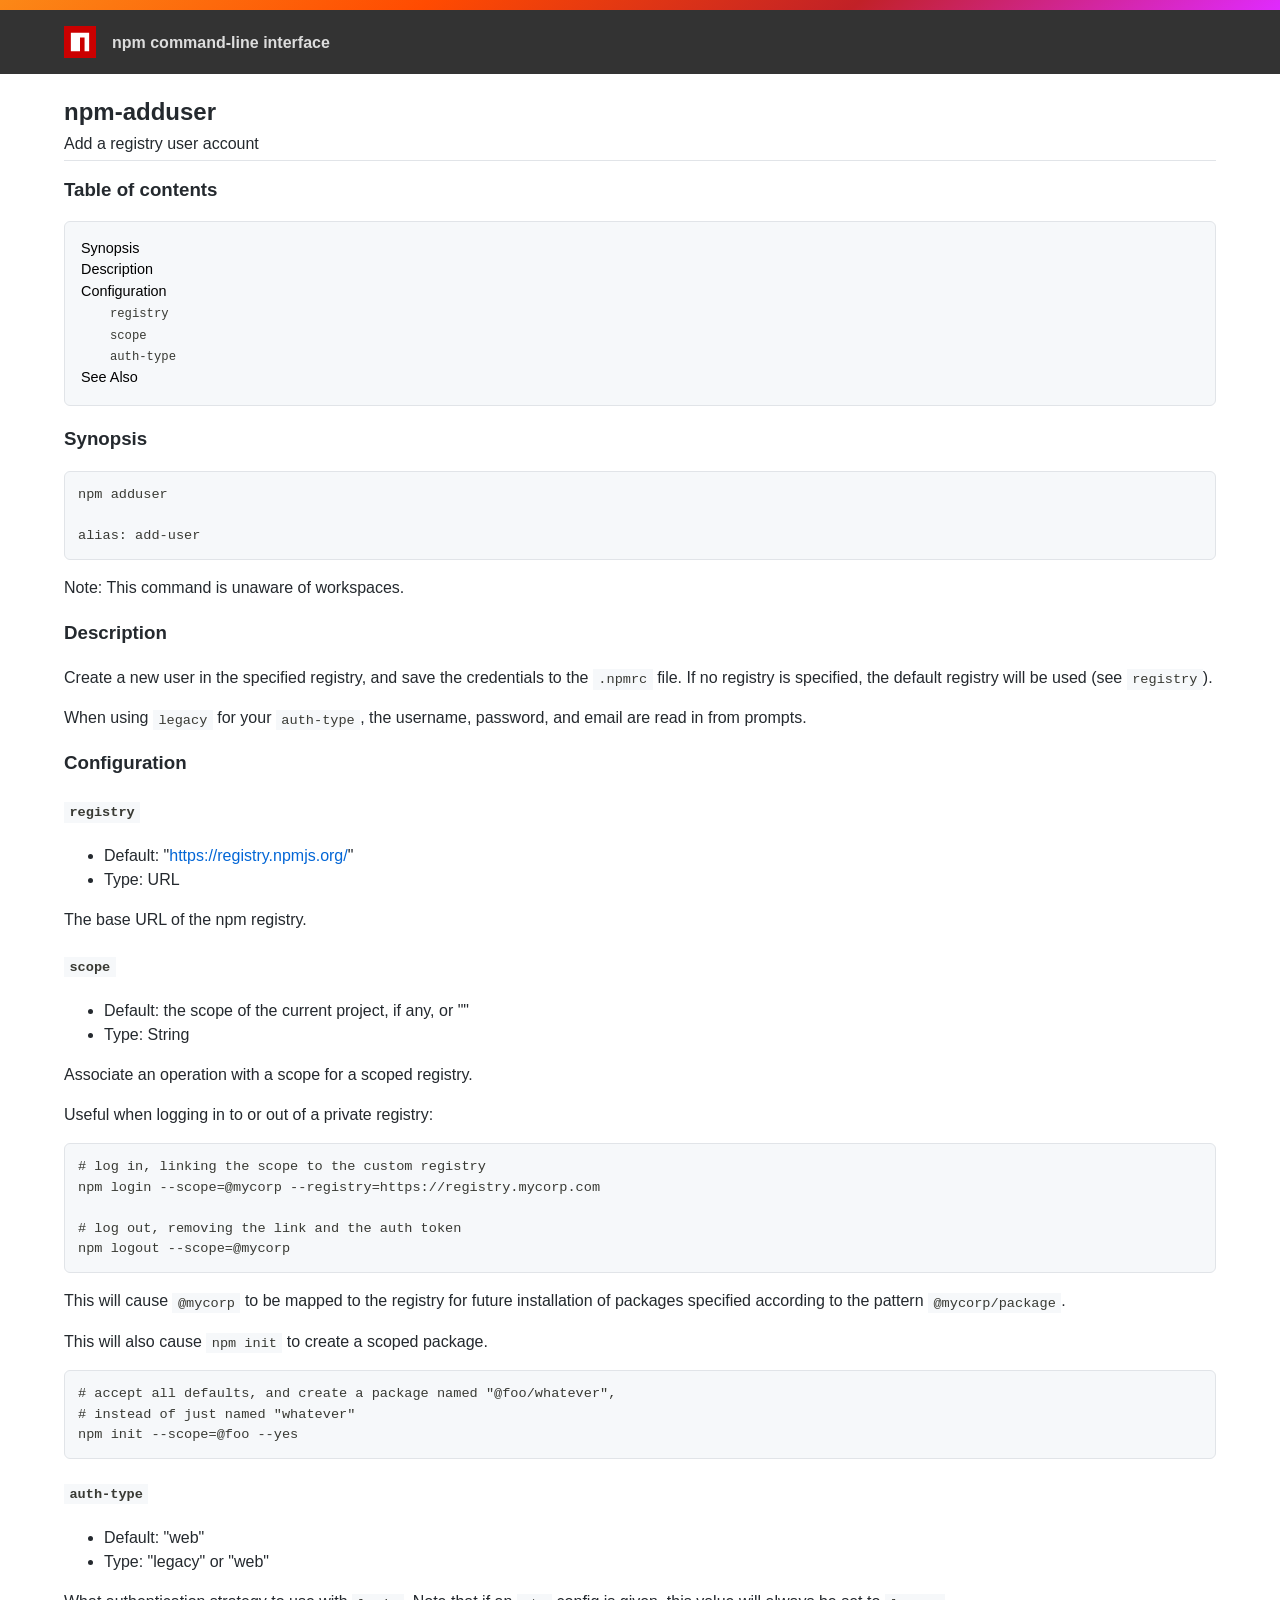
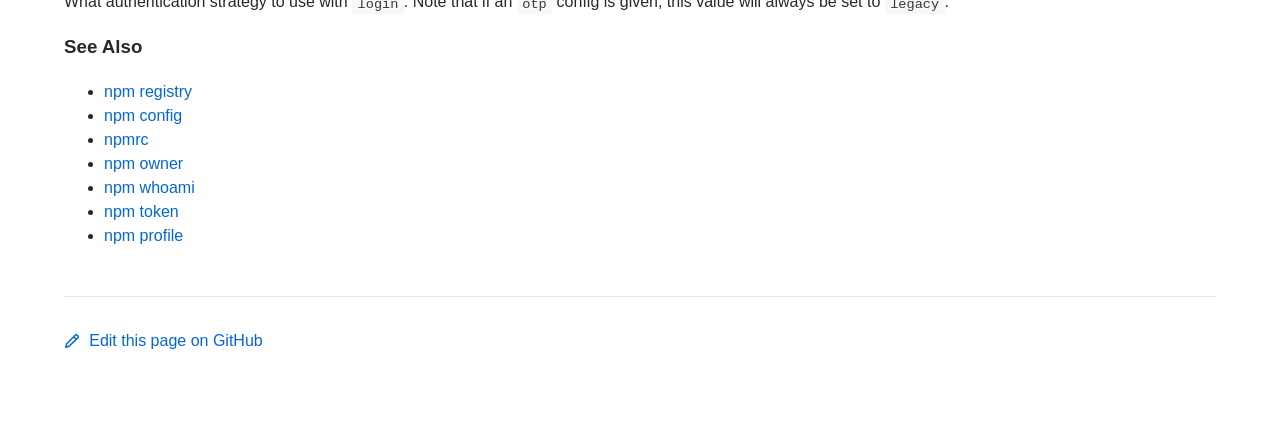
<file: workspace/node-v20.12.2-linux-x64/lib/node_modules/npm/docs/output/commands/npm-adduser.html>
<!DOCTYPE html><html><head>
<meta charset="utf-8">
<title>npm-adduser</title>
<style>
body {
    background-color: #ffffff;
    color: #24292e;

    margin: 0;

    line-height: 1.5;

    font-family: -apple-system, BlinkMacSystemFont, "Segoe UI", Helvetica, Arial, sans-serif, "Apple Color Emoji", "Segoe UI Emoji";
}
#rainbar {
    height: 10px;
    background-image: linear-gradient(139deg, #fb8817, #ff4b01, #c12127, #e02aff);
}

a {
    text-decoration: none;
    color: #0366d6;
}
a:hover {
    text-decoration: underline;
}

pre {
    margin: 1em 0px;
    padding: 1em;
    border: solid 1px #e1e4e8;
    border-radius: 6px;

    display: block;
    overflow: auto;

    white-space: pre;

    background-color: #f6f8fa;
    color: #393a34;
}
code {
    font-family: SFMono-Regular, Consolas, "Liberation Mono", Menlo, Courier, monospace;
    font-size: 85%;
    padding: 0.2em 0.4em;
    background-color: #f6f8fa;
    color: #393a34;
}
pre > code {
    padding: 0;
    background-color: inherit;
    color: inherit;
}
h1, h2, h3 {
    font-weight: 600;
}

#logobar {
    background-color: #333333;
    margin: 0 auto;
    padding: 1em 4em;
}
#logobar .logo {
    float: left;
}
#logobar .title {
    font-weight: 600;
    color: #dddddd;
    float: left;
    margin: 5px 0 0 1em;
}
#logobar:after {
    content: "";
    display: block;
    clear: both;
}

#content {
    margin: 0 auto;
    padding: 0 4em;
}

#table_of_contents > h2 {
    font-size: 1.17em;
}
#table_of_contents ul:first-child {
    border: solid 1px #e1e4e8;
    border-radius: 6px;
    padding: 1em;
    background-color: #f6f8fa;
    color: #393a34;
}
#table_of_contents ul {
    list-style-type: none;
    padding-left: 1.5em;
}
#table_of_contents li {
    font-size: 0.9em;
}
#table_of_contents li a {
    color: #000000;
}

header.title {
    border-bottom: solid 1px #e1e4e8;
}
header.title > h1 {
    margin-bottom: 0.25em;
}
header.title > .description {
    display: block;
    margin-bottom: 0.5em;
    line-height: 1;
}

footer#edit {
    border-top: solid 1px #e1e4e8;
    margin: 3em 0 4em 0;
    padding-top: 2em;
}
</style>
</head>
<body>
<div id="banner">
<div id="rainbar"></div>
<div id="logobar">
<svg class="logo" role="img" height="32" width="32" viewBox="0 0 700 700">
<polygon fill="#cb0000" points="0,700 700,700 700,0 0,0"></polygon>
<polygon fill="#ffffff" points="150,550 350,550 350,250 450,250 450,550 550,550 550,150 150,150"></polygon>
</svg>
<div class="title">
npm command-line interface
</div>
</div>
</div>

<section id="content">
<header class="title">
<h1 id="npm-adduser">npm-adduser</h1>
<span class="description">Add a registry user account</span>
</header>

<section id="table_of_contents">
<h2 id="table-of-contents">Table of contents</h2>
<div id="_table_of_contents"><ul><li><a href="#synopsis">Synopsis</a></li><li><a href="#description">Description</a></li><li><a href="#configuration">Configuration</a></li><ul><li><a href="#registry"><code>registry</code></a></li><li><a href="#scope"><code>scope</code></a></li><li><a href="#auth-type"><code>auth-type</code></a></li></ul><li><a href="#see-also">See Also</a></li></ul></div>
</section>

<div id="_content"><h3 id="synopsis">Synopsis</h3>
<pre><code class="language-bash">npm adduser

alias: add-user
</code></pre>
<p>Note: This command is unaware of workspaces.</p>
<h3 id="description">Description</h3>
<p>Create a new user in the specified registry, and save the credentials to
the <code>.npmrc</code> file. If no registry is specified, the default registry
will be used (see <a href="../using-npm/registry.html"><code>registry</code></a>).</p>
<p>When using <code>legacy</code> for your <code>auth-type</code>, the username, password, and
email are read in from prompts.</p>
<h3 id="configuration">Configuration</h3>
<h4 id="registry"><code>registry</code></h4>
<ul>
<li>Default: "<a href="https://registry.npmjs.org/">https://registry.npmjs.org/</a>"</li>
<li>Type: URL</li>
</ul>
<p>The base URL of the npm registry.</p>
<h4 id="scope"><code>scope</code></h4>
<ul>
<li>Default: the scope of the current project, if any, or ""</li>
<li>Type: String</li>
</ul>
<p>Associate an operation with a scope for a scoped registry.</p>
<p>Useful when logging in to or out of a private registry:</p>
<pre><code># log in, linking the scope to the custom registry
npm login --scope=@mycorp --registry=https://registry.mycorp.com

# log out, removing the link and the auth token
npm logout --scope=@mycorp
</code></pre>
<p>This will cause <code>@mycorp</code> to be mapped to the registry for future
installation of packages specified according to the pattern
<code>@mycorp/package</code>.</p>
<p>This will also cause <code>npm init</code> to create a scoped package.</p>
<pre><code># accept all defaults, and create a package named "@foo/whatever",
# instead of just named "whatever"
npm init --scope=@foo --yes
</code></pre>
<h4 id="auth-type"><code>auth-type</code></h4>
<ul>
<li>Default: "web"</li>
<li>Type: "legacy" or "web"</li>
</ul>
<p>What authentication strategy to use with <code>login</code>. Note that if an <code>otp</code>
config is given, this value will always be set to <code>legacy</code>.</p>
<h3 id="see-also">See Also</h3>
<ul>
<li><a href="../using-npm/registry.html">npm registry</a></li>
<li><a href="../commands/npm-config.html">npm config</a></li>
<li><a href="../configuring-npm/npmrc.html">npmrc</a></li>
<li><a href="../commands/npm-owner.html">npm owner</a></li>
<li><a href="../commands/npm-whoami.html">npm whoami</a></li>
<li><a href="../commands/npm-token.html">npm token</a></li>
<li><a href="../commands/npm-profile.html">npm profile</a></li>
</ul></div>

<footer id="edit">
<a href="https://github.com/npm/cli/edit/latest/docs/content/commands/npm-adduser.md">
<svg role="img" viewBox="0 0 16 16" width="16" height="16" fill="currentcolor" style="vertical-align: text-bottom; margin-right: 0.3em;">
<path fill-rule="evenodd" d="M11.013 1.427a1.75 1.75 0 012.474 0l1.086 1.086a1.75 1.75 0 010 2.474l-8.61 8.61c-.21.21-.47.364-.756.445l-3.251.93a.75.75 0 01-.927-.928l.929-3.25a1.75 1.75 0 01.445-.758l8.61-8.61zm1.414 1.06a.25.25 0 00-.354 0L10.811 3.75l1.439 1.44 1.263-1.263a.25.25 0 000-.354l-1.086-1.086zM11.189 6.25L9.75 4.81l-6.286 6.287a.25.25 0 00-.064.108l-.558 1.953 1.953-.558a.249.249 0 00.108-.064l6.286-6.286z"></path>
</svg>
Edit this page on GitHub
</a>
</footer>
</section>



</body></html>
</file>
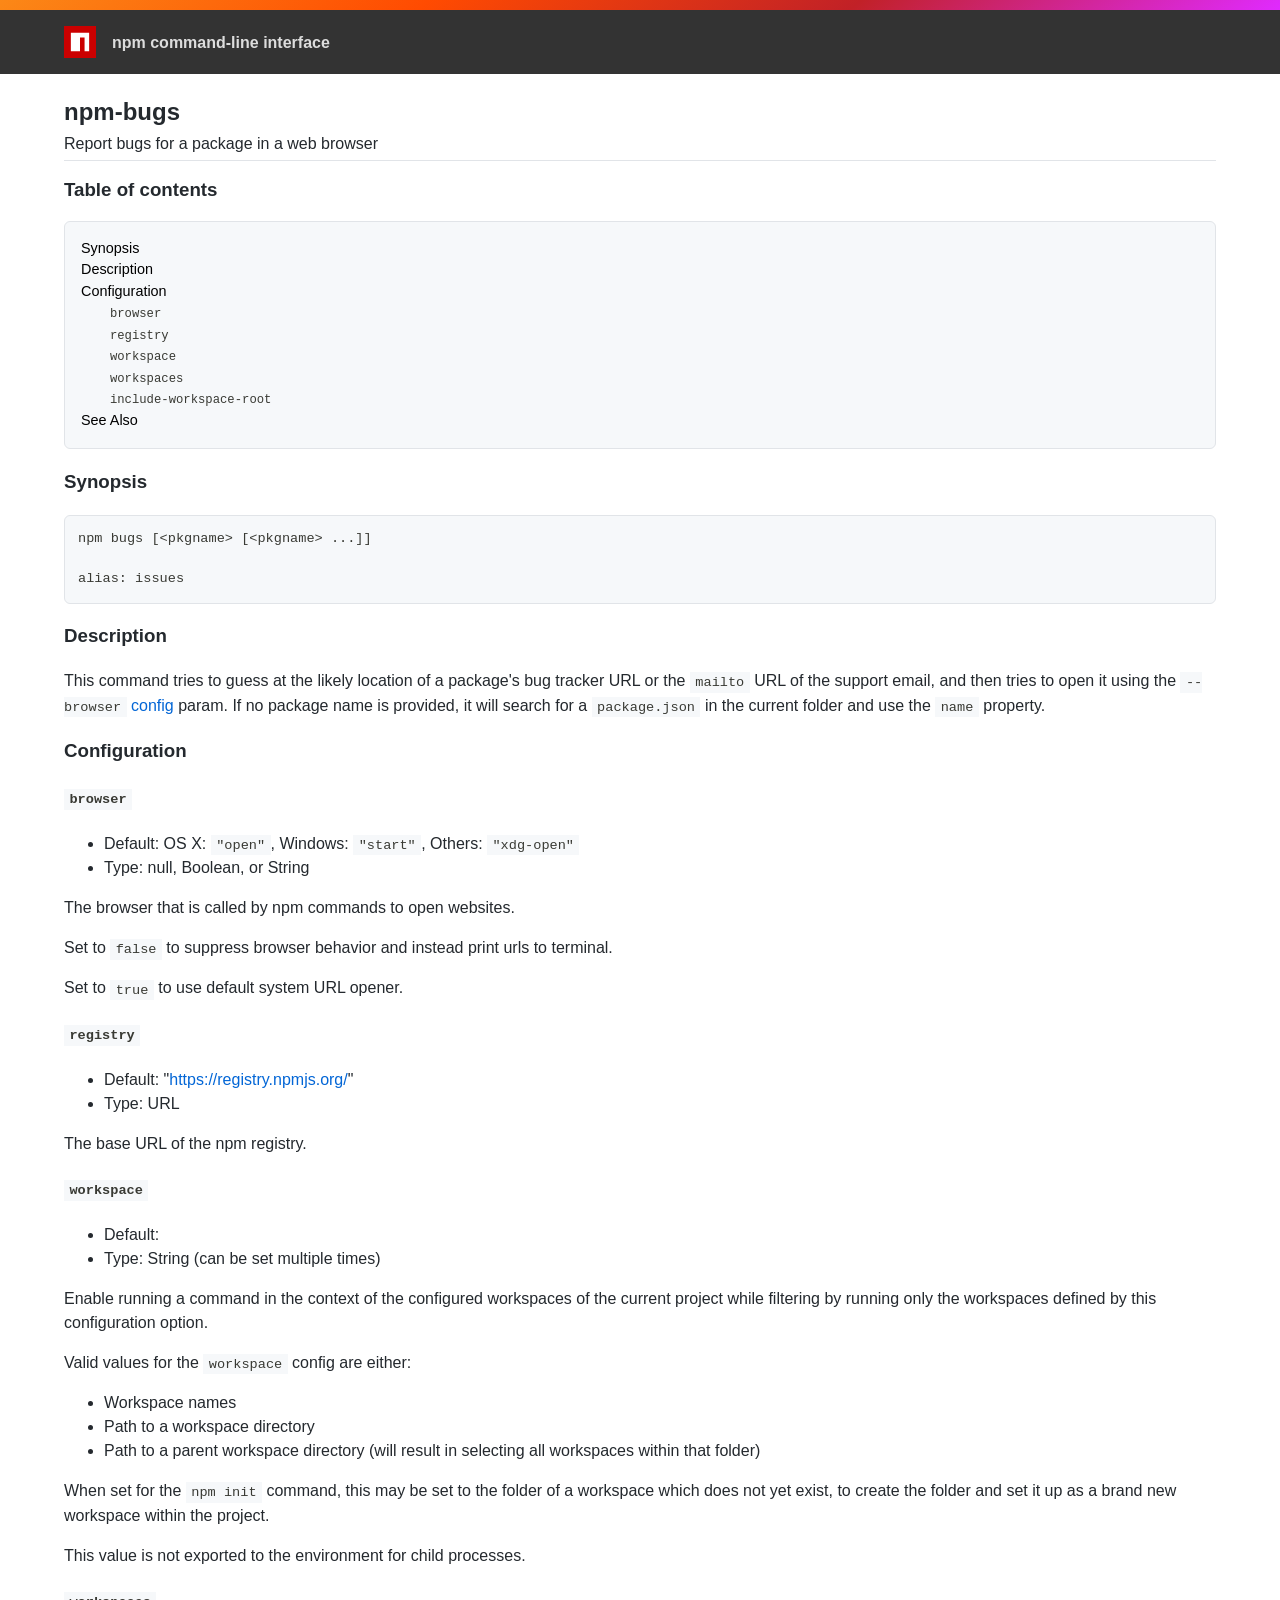
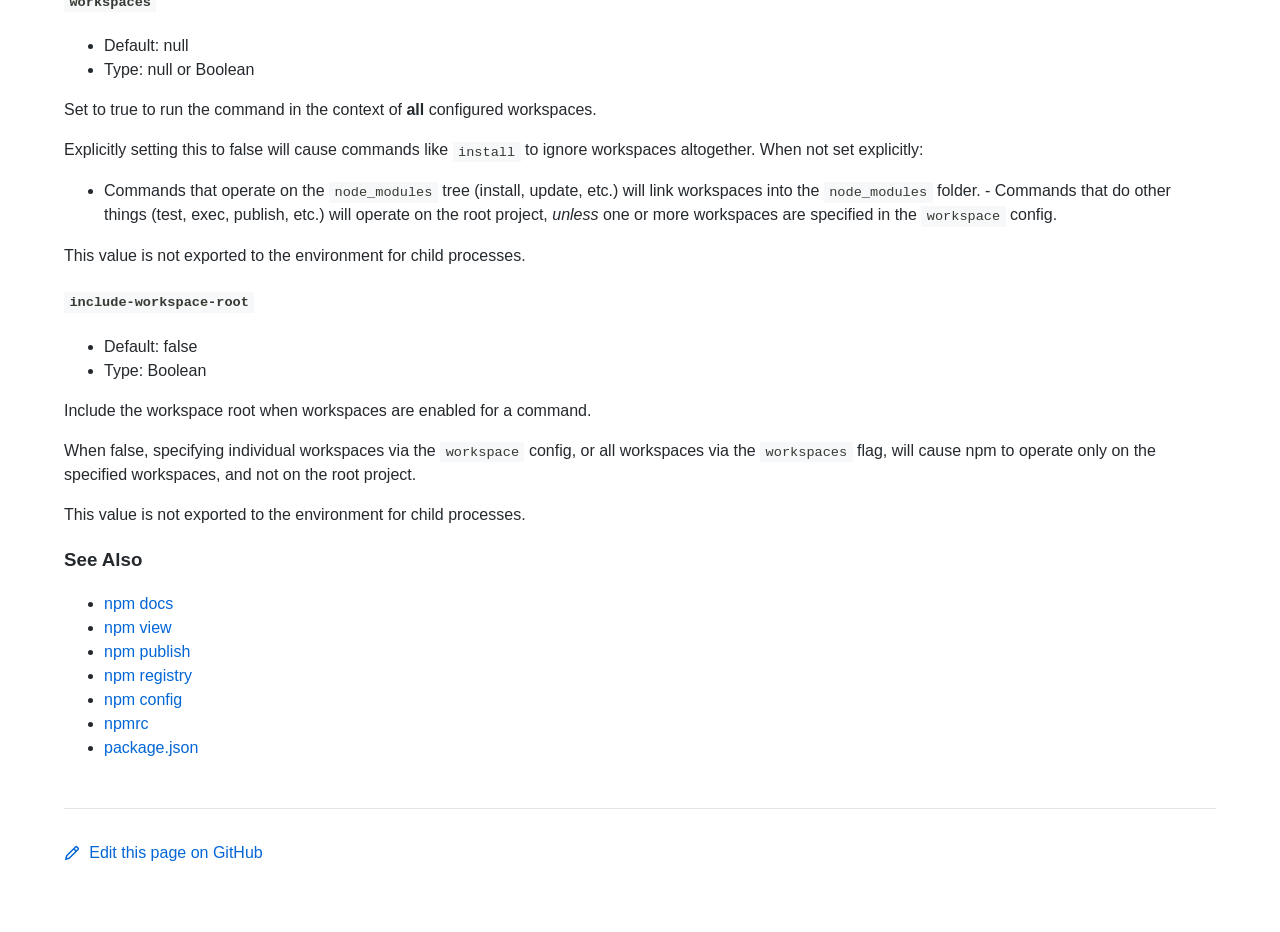
<file: workspace/node-v20.12.2-linux-x64/lib/node_modules/npm/docs/output/commands/npm-bugs.html>
<!DOCTYPE html><html><head>
<meta charset="utf-8">
<title>npm-bugs</title>
<style>
body {
    background-color: #ffffff;
    color: #24292e;

    margin: 0;

    line-height: 1.5;

    font-family: -apple-system, BlinkMacSystemFont, "Segoe UI", Helvetica, Arial, sans-serif, "Apple Color Emoji", "Segoe UI Emoji";
}
#rainbar {
    height: 10px;
    background-image: linear-gradient(139deg, #fb8817, #ff4b01, #c12127, #e02aff);
}

a {
    text-decoration: none;
    color: #0366d6;
}
a:hover {
    text-decoration: underline;
}

pre {
    margin: 1em 0px;
    padding: 1em;
    border: solid 1px #e1e4e8;
    border-radius: 6px;

    display: block;
    overflow: auto;

    white-space: pre;

    background-color: #f6f8fa;
    color: #393a34;
}
code {
    font-family: SFMono-Regular, Consolas, "Liberation Mono", Menlo, Courier, monospace;
    font-size: 85%;
    padding: 0.2em 0.4em;
    background-color: #f6f8fa;
    color: #393a34;
}
pre > code {
    padding: 0;
    background-color: inherit;
    color: inherit;
}
h1, h2, h3 {
    font-weight: 600;
}

#logobar {
    background-color: #333333;
    margin: 0 auto;
    padding: 1em 4em;
}
#logobar .logo {
    float: left;
}
#logobar .title {
    font-weight: 600;
    color: #dddddd;
    float: left;
    margin: 5px 0 0 1em;
}
#logobar:after {
    content: "";
    display: block;
    clear: both;
}

#content {
    margin: 0 auto;
    padding: 0 4em;
}

#table_of_contents > h2 {
    font-size: 1.17em;
}
#table_of_contents ul:first-child {
    border: solid 1px #e1e4e8;
    border-radius: 6px;
    padding: 1em;
    background-color: #f6f8fa;
    color: #393a34;
}
#table_of_contents ul {
    list-style-type: none;
    padding-left: 1.5em;
}
#table_of_contents li {
    font-size: 0.9em;
}
#table_of_contents li a {
    color: #000000;
}

header.title {
    border-bottom: solid 1px #e1e4e8;
}
header.title > h1 {
    margin-bottom: 0.25em;
}
header.title > .description {
    display: block;
    margin-bottom: 0.5em;
    line-height: 1;
}

footer#edit {
    border-top: solid 1px #e1e4e8;
    margin: 3em 0 4em 0;
    padding-top: 2em;
}
</style>
</head>
<body>
<div id="banner">
<div id="rainbar"></div>
<div id="logobar">
<svg class="logo" role="img" height="32" width="32" viewBox="0 0 700 700">
<polygon fill="#cb0000" points="0,700 700,700 700,0 0,0"></polygon>
<polygon fill="#ffffff" points="150,550 350,550 350,250 450,250 450,550 550,550 550,150 150,150"></polygon>
</svg>
<div class="title">
npm command-line interface
</div>
</div>
</div>

<section id="content">
<header class="title">
<h1 id="npm-bugs">npm-bugs</h1>
<span class="description">Report bugs for a package in a web browser</span>
</header>

<section id="table_of_contents">
<h2 id="table-of-contents">Table of contents</h2>
<div id="_table_of_contents"><ul><li><a href="#synopsis">Synopsis</a></li><li><a href="#description">Description</a></li><li><a href="#configuration">Configuration</a></li><ul><li><a href="#browser"><code>browser</code></a></li><li><a href="#registry"><code>registry</code></a></li><li><a href="#workspace"><code>workspace</code></a></li><li><a href="#workspaces"><code>workspaces</code></a></li><li><a href="#include-workspace-root"><code>include-workspace-root</code></a></li></ul><li><a href="#see-also">See Also</a></li></ul></div>
</section>

<div id="_content"><h3 id="synopsis">Synopsis</h3>
<pre><code class="language-bash">npm bugs [&lt;pkgname&gt; [&lt;pkgname&gt; ...]]

alias: issues
</code></pre>
<h3 id="description">Description</h3>
<p>This command tries to guess at the likely location of a package's bug
tracker URL or the <code>mailto</code> URL of the support email, and then tries to
open it using the <a href="../using-npm/config#browser.html"><code>--browser</code> config</a> param. If no
package name is provided, it will search for a <code>package.json</code> in the current
folder and use the <code>name</code> property.</p>
<h3 id="configuration">Configuration</h3>
<h4 id="browser"><code>browser</code></h4>
<ul>
<li>Default: OS X: <code>"open"</code>, Windows: <code>"start"</code>, Others: <code>"xdg-open"</code></li>
<li>Type: null, Boolean, or String</li>
</ul>
<p>The browser that is called by npm commands to open websites.</p>
<p>Set to <code>false</code> to suppress browser behavior and instead print urls to
terminal.</p>
<p>Set to <code>true</code> to use default system URL opener.</p>
<h4 id="registry"><code>registry</code></h4>
<ul>
<li>Default: "<a href="https://registry.npmjs.org/">https://registry.npmjs.org/</a>"</li>
<li>Type: URL</li>
</ul>
<p>The base URL of the npm registry.</p>
<h4 id="workspace"><code>workspace</code></h4>
<ul>
<li>Default:</li>
<li>Type: String (can be set multiple times)</li>
</ul>
<p>Enable running a command in the context of the configured workspaces of the
current project while filtering by running only the workspaces defined by
this configuration option.</p>
<p>Valid values for the <code>workspace</code> config are either:</p>
<ul>
<li>Workspace names</li>
<li>Path to a workspace directory</li>
<li>Path to a parent workspace directory (will result in selecting all
workspaces within that folder)</li>
</ul>
<p>When set for the <code>npm init</code> command, this may be set to the folder of a
workspace which does not yet exist, to create the folder and set it up as a
brand new workspace within the project.</p>
<p>This value is not exported to the environment for child processes.</p>
<h4 id="workspaces"><code>workspaces</code></h4>
<ul>
<li>Default: null</li>
<li>Type: null or Boolean</li>
</ul>
<p>Set to true to run the command in the context of <strong>all</strong> configured
workspaces.</p>
<p>Explicitly setting this to false will cause commands like <code>install</code> to
ignore workspaces altogether. When not set explicitly:</p>
<ul>
<li>Commands that operate on the <code>node_modules</code> tree (install, update, etc.)
will link workspaces into the <code>node_modules</code> folder. - Commands that do
other things (test, exec, publish, etc.) will operate on the root project,
<em>unless</em> one or more workspaces are specified in the <code>workspace</code> config.</li>
</ul>
<p>This value is not exported to the environment for child processes.</p>
<h4 id="include-workspace-root"><code>include-workspace-root</code></h4>
<ul>
<li>Default: false</li>
<li>Type: Boolean</li>
</ul>
<p>Include the workspace root when workspaces are enabled for a command.</p>
<p>When false, specifying individual workspaces via the <code>workspace</code> config, or
all workspaces via the <code>workspaces</code> flag, will cause npm to operate only on
the specified workspaces, and not on the root project.</p>
<p>This value is not exported to the environment for child processes.</p>
<h3 id="see-also">See Also</h3>
<ul>
<li><a href="../commands/npm-docs.html">npm docs</a></li>
<li><a href="../commands/npm-view.html">npm view</a></li>
<li><a href="../commands/npm-publish.html">npm publish</a></li>
<li><a href="../using-npm/registry.html">npm registry</a></li>
<li><a href="../commands/npm-config.html">npm config</a></li>
<li><a href="../configuring-npm/npmrc.html">npmrc</a></li>
<li><a href="../configuring-npm/package-json.html">package.json</a></li>
</ul></div>

<footer id="edit">
<a href="https://github.com/npm/cli/edit/latest/docs/content/commands/npm-bugs.md">
<svg role="img" viewBox="0 0 16 16" width="16" height="16" fill="currentcolor" style="vertical-align: text-bottom; margin-right: 0.3em;">
<path fill-rule="evenodd" d="M11.013 1.427a1.75 1.75 0 012.474 0l1.086 1.086a1.75 1.75 0 010 2.474l-8.61 8.61c-.21.21-.47.364-.756.445l-3.251.93a.75.75 0 01-.927-.928l.929-3.25a1.75 1.75 0 01.445-.758l8.61-8.61zm1.414 1.06a.25.25 0 00-.354 0L10.811 3.75l1.439 1.44 1.263-1.263a.25.25 0 000-.354l-1.086-1.086zM11.189 6.25L9.75 4.81l-6.286 6.287a.25.25 0 00-.064.108l-.558 1.953 1.953-.558a.249.249 0 00.108-.064l6.286-6.286z"></path>
</svg>
Edit this page on GitHub
</a>
</footer>
</section>



</body></html>
</file>
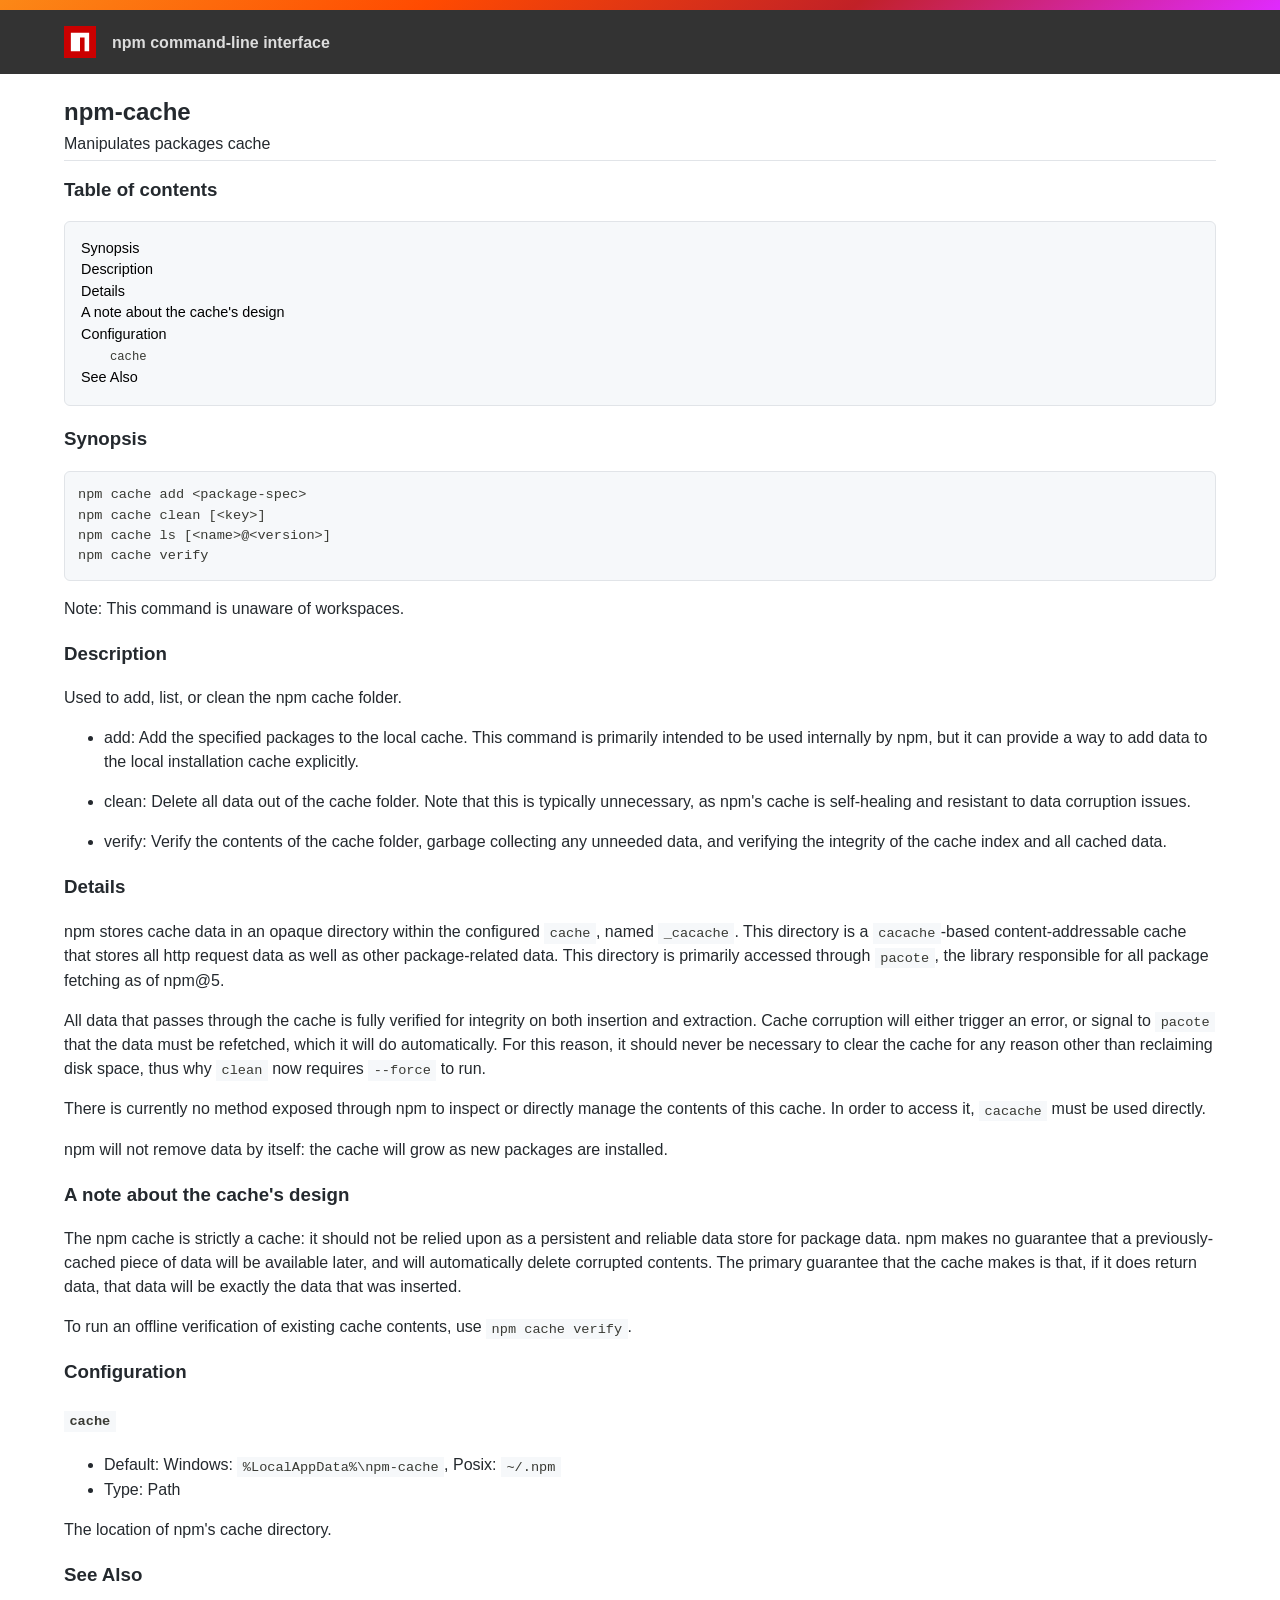
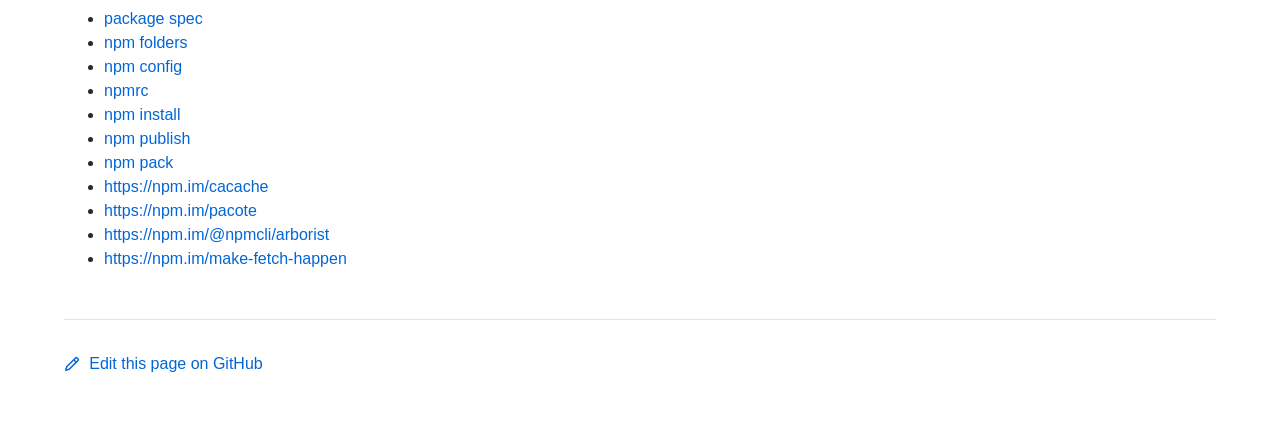
<file: workspace/node-v20.12.2-linux-x64/lib/node_modules/npm/docs/output/commands/npm-cache.html>
<!DOCTYPE html><html><head>
<meta charset="utf-8">
<title>npm-cache</title>
<style>
body {
    background-color: #ffffff;
    color: #24292e;

    margin: 0;

    line-height: 1.5;

    font-family: -apple-system, BlinkMacSystemFont, "Segoe UI", Helvetica, Arial, sans-serif, "Apple Color Emoji", "Segoe UI Emoji";
}
#rainbar {
    height: 10px;
    background-image: linear-gradient(139deg, #fb8817, #ff4b01, #c12127, #e02aff);
}

a {
    text-decoration: none;
    color: #0366d6;
}
a:hover {
    text-decoration: underline;
}

pre {
    margin: 1em 0px;
    padding: 1em;
    border: solid 1px #e1e4e8;
    border-radius: 6px;

    display: block;
    overflow: auto;

    white-space: pre;

    background-color: #f6f8fa;
    color: #393a34;
}
code {
    font-family: SFMono-Regular, Consolas, "Liberation Mono", Menlo, Courier, monospace;
    font-size: 85%;
    padding: 0.2em 0.4em;
    background-color: #f6f8fa;
    color: #393a34;
}
pre > code {
    padding: 0;
    background-color: inherit;
    color: inherit;
}
h1, h2, h3 {
    font-weight: 600;
}

#logobar {
    background-color: #333333;
    margin: 0 auto;
    padding: 1em 4em;
}
#logobar .logo {
    float: left;
}
#logobar .title {
    font-weight: 600;
    color: #dddddd;
    float: left;
    margin: 5px 0 0 1em;
}
#logobar:after {
    content: "";
    display: block;
    clear: both;
}

#content {
    margin: 0 auto;
    padding: 0 4em;
}

#table_of_contents > h2 {
    font-size: 1.17em;
}
#table_of_contents ul:first-child {
    border: solid 1px #e1e4e8;
    border-radius: 6px;
    padding: 1em;
    background-color: #f6f8fa;
    color: #393a34;
}
#table_of_contents ul {
    list-style-type: none;
    padding-left: 1.5em;
}
#table_of_contents li {
    font-size: 0.9em;
}
#table_of_contents li a {
    color: #000000;
}

header.title {
    border-bottom: solid 1px #e1e4e8;
}
header.title > h1 {
    margin-bottom: 0.25em;
}
header.title > .description {
    display: block;
    margin-bottom: 0.5em;
    line-height: 1;
}

footer#edit {
    border-top: solid 1px #e1e4e8;
    margin: 3em 0 4em 0;
    padding-top: 2em;
}
</style>
</head>
<body>
<div id="banner">
<div id="rainbar"></div>
<div id="logobar">
<svg class="logo" role="img" height="32" width="32" viewBox="0 0 700 700">
<polygon fill="#cb0000" points="0,700 700,700 700,0 0,0"></polygon>
<polygon fill="#ffffff" points="150,550 350,550 350,250 450,250 450,550 550,550 550,150 150,150"></polygon>
</svg>
<div class="title">
npm command-line interface
</div>
</div>
</div>

<section id="content">
<header class="title">
<h1 id="npm-cache">npm-cache</h1>
<span class="description">Manipulates packages cache</span>
</header>

<section id="table_of_contents">
<h2 id="table-of-contents">Table of contents</h2>
<div id="_table_of_contents"><ul><li><a href="#synopsis">Synopsis</a></li><li><a href="#description">Description</a></li><li><a href="#details">Details</a></li><li><a href="#a-note-about-the-caches-design">A note about the cache's design</a></li><li><a href="#configuration">Configuration</a></li><ul><li><a href="#cache"><code>cache</code></a></li></ul><li><a href="#see-also">See Also</a></li></ul></div>
</section>

<div id="_content"><h3 id="synopsis">Synopsis</h3>
<pre><code class="language-bash">npm cache add &lt;package-spec&gt;
npm cache clean [&lt;key&gt;]
npm cache ls [&lt;name&gt;@&lt;version&gt;]
npm cache verify
</code></pre>
<p>Note: This command is unaware of workspaces.</p>
<h3 id="description">Description</h3>
<p>Used to add, list, or clean the npm cache folder.</p>
<ul>
<li>
<p>add:
Add the specified packages to the local cache.  This command is primarily
intended to be used internally by npm, but it can provide a way to
add data to the local installation cache explicitly.</p>
</li>
<li>
<p>clean:
Delete all data out of the cache folder.  Note that this is typically
unnecessary, as npm's cache is self-healing and resistant to data
corruption issues.</p>
</li>
<li>
<p>verify:
Verify the contents of the cache folder, garbage collecting any unneeded
data, and verifying the integrity of the cache index and all cached data.</p>
</li>
</ul>
<h3 id="details">Details</h3>
<p>npm stores cache data in an opaque directory within the configured <code>cache</code>,
named <code>_cacache</code>. This directory is a
<a href="http://npm.im/cacache"><code>cacache</code></a>-based content-addressable cache that
stores all http request data as well as other package-related data. This
directory is primarily accessed through <code>pacote</code>, the library responsible
for all package fetching as of npm@5.</p>
<p>All data that passes through the cache is fully verified for integrity on
both insertion and extraction. Cache corruption will either trigger an
error, or signal to <code>pacote</code> that the data must be refetched, which it will
do automatically. For this reason, it should never be necessary to clear
the cache for any reason other than reclaiming disk space, thus why <code>clean</code>
now requires <code>--force</code> to run.</p>
<p>There is currently no method exposed through npm to inspect or directly
manage the contents of this cache. In order to access it, <code>cacache</code> must be
used directly.</p>
<p>npm will not remove data by itself: the cache will grow as new packages are
installed.</p>
<h3 id="a-note-about-the-caches-design">A note about the cache's design</h3>
<p>The npm cache is strictly a cache: it should not be relied upon as a
persistent and reliable data store for package data. npm makes no guarantee
that a previously-cached piece of data will be available later, and will
automatically delete corrupted contents. The primary guarantee that the
cache makes is that, if it does return data, that data will be exactly the
data that was inserted.</p>
<p>To run an offline verification of existing cache contents, use <code>npm cache verify</code>.</p>
<h3 id="configuration">Configuration</h3>
<h4 id="cache"><code>cache</code></h4>
<ul>
<li>Default: Windows: <code>%LocalAppData%\npm-cache</code>, Posix: <code>~/.npm</code></li>
<li>Type: Path</li>
</ul>
<p>The location of npm's cache directory.</p>
<h3 id="see-also">See Also</h3>
<ul>
<li><a href="../using-npm/package-spec.html">package spec</a></li>
<li><a href="../configuring-npm/folders.html">npm folders</a></li>
<li><a href="../commands/npm-config.html">npm config</a></li>
<li><a href="../configuring-npm/npmrc.html">npmrc</a></li>
<li><a href="../commands/npm-install.html">npm install</a></li>
<li><a href="../commands/npm-publish.html">npm publish</a></li>
<li><a href="../commands/npm-pack.html">npm pack</a></li>
<li><a href="https://npm.im/cacache">https://npm.im/cacache</a></li>
<li><a href="https://npm.im/pacote">https://npm.im/pacote</a></li>
<li><a href="https://npm.im/@npmcli/arborist">https://npm.im/@npmcli/arborist</a></li>
<li><a href="https://npm.im/make-fetch-happen">https://npm.im/make-fetch-happen</a></li>
</ul></div>

<footer id="edit">
<a href="https://github.com/npm/cli/edit/latest/docs/content/commands/npm-cache.md">
<svg role="img" viewBox="0 0 16 16" width="16" height="16" fill="currentcolor" style="vertical-align: text-bottom; margin-right: 0.3em;">
<path fill-rule="evenodd" d="M11.013 1.427a1.75 1.75 0 012.474 0l1.086 1.086a1.75 1.75 0 010 2.474l-8.61 8.61c-.21.21-.47.364-.756.445l-3.251.93a.75.75 0 01-.927-.928l.929-3.25a1.75 1.75 0 01.445-.758l8.61-8.61zm1.414 1.06a.25.25 0 00-.354 0L10.811 3.75l1.439 1.44 1.263-1.263a.25.25 0 000-.354l-1.086-1.086zM11.189 6.25L9.75 4.81l-6.286 6.287a.25.25 0 00-.064.108l-.558 1.953 1.953-.558a.249.249 0 00.108-.064l6.286-6.286z"></path>
</svg>
Edit this page on GitHub
</a>
</footer>
</section>



</body></html>
</file>
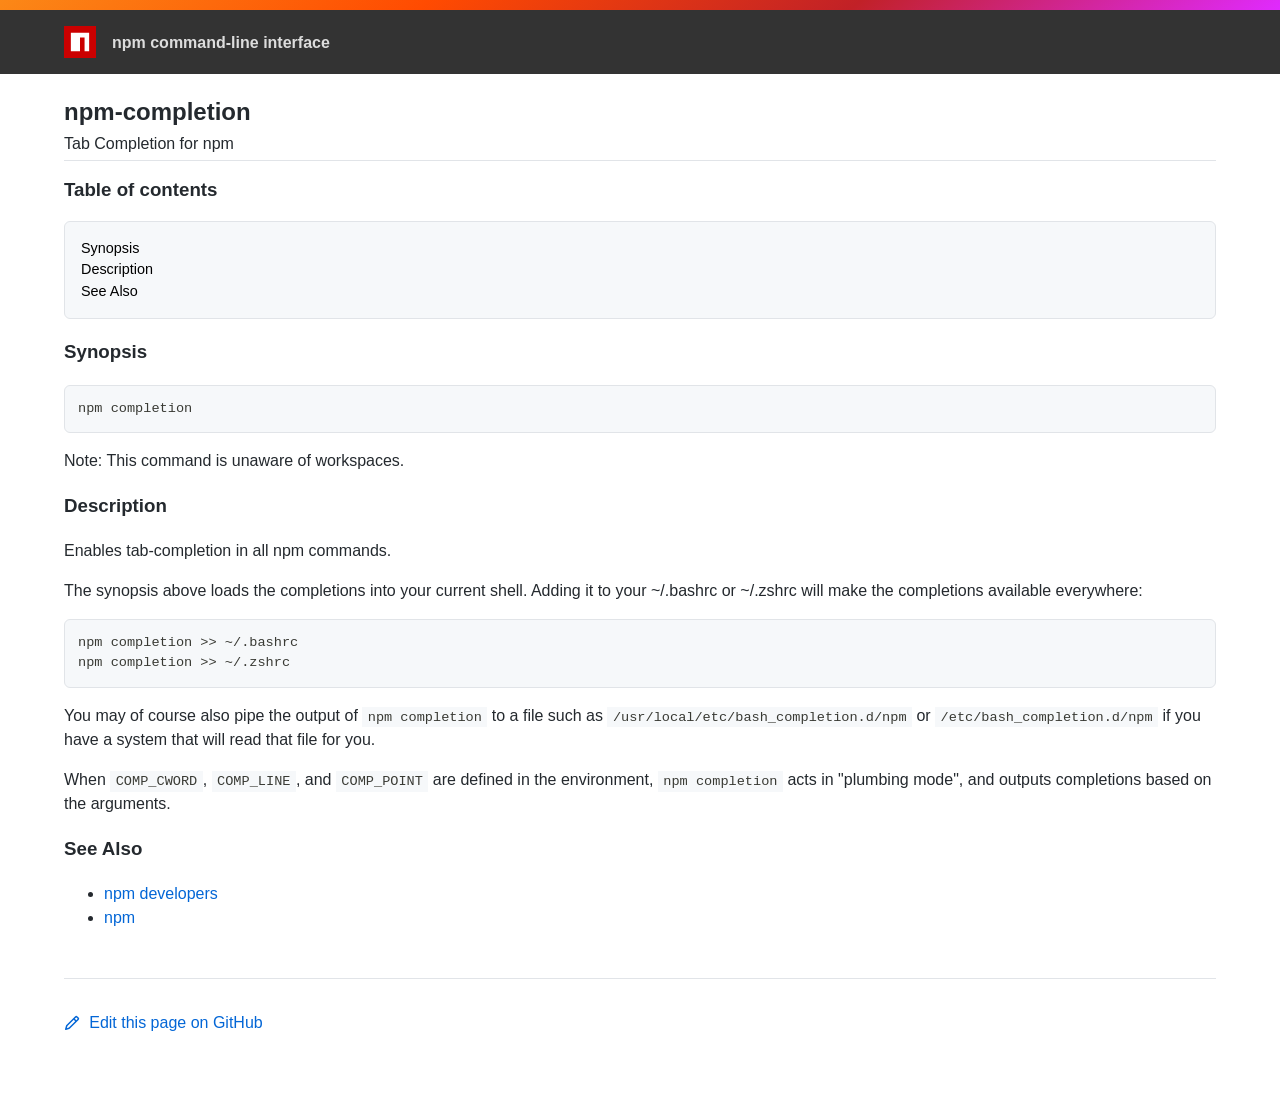
<file: workspace/node-v20.12.2-linux-x64/lib/node_modules/npm/docs/output/commands/npm-completion.html>
<!DOCTYPE html><html><head>
<meta charset="utf-8">
<title>npm-completion</title>
<style>
body {
    background-color: #ffffff;
    color: #24292e;

    margin: 0;

    line-height: 1.5;

    font-family: -apple-system, BlinkMacSystemFont, "Segoe UI", Helvetica, Arial, sans-serif, "Apple Color Emoji", "Segoe UI Emoji";
}
#rainbar {
    height: 10px;
    background-image: linear-gradient(139deg, #fb8817, #ff4b01, #c12127, #e02aff);
}

a {
    text-decoration: none;
    color: #0366d6;
}
a:hover {
    text-decoration: underline;
}

pre {
    margin: 1em 0px;
    padding: 1em;
    border: solid 1px #e1e4e8;
    border-radius: 6px;

    display: block;
    overflow: auto;

    white-space: pre;

    background-color: #f6f8fa;
    color: #393a34;
}
code {
    font-family: SFMono-Regular, Consolas, "Liberation Mono", Menlo, Courier, monospace;
    font-size: 85%;
    padding: 0.2em 0.4em;
    background-color: #f6f8fa;
    color: #393a34;
}
pre > code {
    padding: 0;
    background-color: inherit;
    color: inherit;
}
h1, h2, h3 {
    font-weight: 600;
}

#logobar {
    background-color: #333333;
    margin: 0 auto;
    padding: 1em 4em;
}
#logobar .logo {
    float: left;
}
#logobar .title {
    font-weight: 600;
    color: #dddddd;
    float: left;
    margin: 5px 0 0 1em;
}
#logobar:after {
    content: "";
    display: block;
    clear: both;
}

#content {
    margin: 0 auto;
    padding: 0 4em;
}

#table_of_contents > h2 {
    font-size: 1.17em;
}
#table_of_contents ul:first-child {
    border: solid 1px #e1e4e8;
    border-radius: 6px;
    padding: 1em;
    background-color: #f6f8fa;
    color: #393a34;
}
#table_of_contents ul {
    list-style-type: none;
    padding-left: 1.5em;
}
#table_of_contents li {
    font-size: 0.9em;
}
#table_of_contents li a {
    color: #000000;
}

header.title {
    border-bottom: solid 1px #e1e4e8;
}
header.title > h1 {
    margin-bottom: 0.25em;
}
header.title > .description {
    display: block;
    margin-bottom: 0.5em;
    line-height: 1;
}

footer#edit {
    border-top: solid 1px #e1e4e8;
    margin: 3em 0 4em 0;
    padding-top: 2em;
}
</style>
</head>
<body>
<div id="banner">
<div id="rainbar"></div>
<div id="logobar">
<svg class="logo" role="img" height="32" width="32" viewBox="0 0 700 700">
<polygon fill="#cb0000" points="0,700 700,700 700,0 0,0"></polygon>
<polygon fill="#ffffff" points="150,550 350,550 350,250 450,250 450,550 550,550 550,150 150,150"></polygon>
</svg>
<div class="title">
npm command-line interface
</div>
</div>
</div>

<section id="content">
<header class="title">
<h1 id="npm-completion">npm-completion</h1>
<span class="description">Tab Completion for npm</span>
</header>

<section id="table_of_contents">
<h2 id="table-of-contents">Table of contents</h2>
<div id="_table_of_contents"><ul><li><a href="#synopsis">Synopsis</a></li><li><a href="#description">Description</a></li><li><a href="#see-also">See Also</a></li></ul></div>
</section>

<div id="_content"><h3 id="synopsis">Synopsis</h3>
<pre><code class="language-bash">npm completion
</code></pre>
<p>Note: This command is unaware of workspaces.</p>
<h3 id="description">Description</h3>
<p>Enables tab-completion in all npm commands.</p>
<p>The synopsis above
loads the completions into your current shell.  Adding it to
your ~/.bashrc or ~/.zshrc will make the completions available
everywhere:</p>
<pre><code class="language-bash">npm completion &gt;&gt; ~/.bashrc
npm completion &gt;&gt; ~/.zshrc
</code></pre>
<p>You may of course also pipe the output of <code>npm completion</code> to a file
such as <code>/usr/local/etc/bash_completion.d/npm</code> or
<code>/etc/bash_completion.d/npm</code> if you have a system that will read
that file for you.</p>
<p>When <code>COMP_CWORD</code>, <code>COMP_LINE</code>, and <code>COMP_POINT</code> are defined in the
environment, <code>npm completion</code> acts in "plumbing mode", and outputs
completions based on the arguments.</p>
<h3 id="see-also">See Also</h3>
<ul>
<li><a href="../using-npm/developers.html">npm developers</a></li>
<li><a href="../commands/npm.html">npm</a></li>
</ul></div>

<footer id="edit">
<a href="https://github.com/npm/cli/edit/latest/docs/content/commands/npm-completion.md">
<svg role="img" viewBox="0 0 16 16" width="16" height="16" fill="currentcolor" style="vertical-align: text-bottom; margin-right: 0.3em;">
<path fill-rule="evenodd" d="M11.013 1.427a1.75 1.75 0 012.474 0l1.086 1.086a1.75 1.75 0 010 2.474l-8.61 8.61c-.21.21-.47.364-.756.445l-3.251.93a.75.75 0 01-.927-.928l.929-3.25a1.75 1.75 0 01.445-.758l8.61-8.61zm1.414 1.06a.25.25 0 00-.354 0L10.811 3.75l1.439 1.44 1.263-1.263a.25.25 0 000-.354l-1.086-1.086zM11.189 6.25L9.75 4.81l-6.286 6.287a.25.25 0 00-.064.108l-.558 1.953 1.953-.558a.249.249 0 00.108-.064l6.286-6.286z"></path>
</svg>
Edit this page on GitHub
</a>
</footer>
</section>



</body></html>
</file>
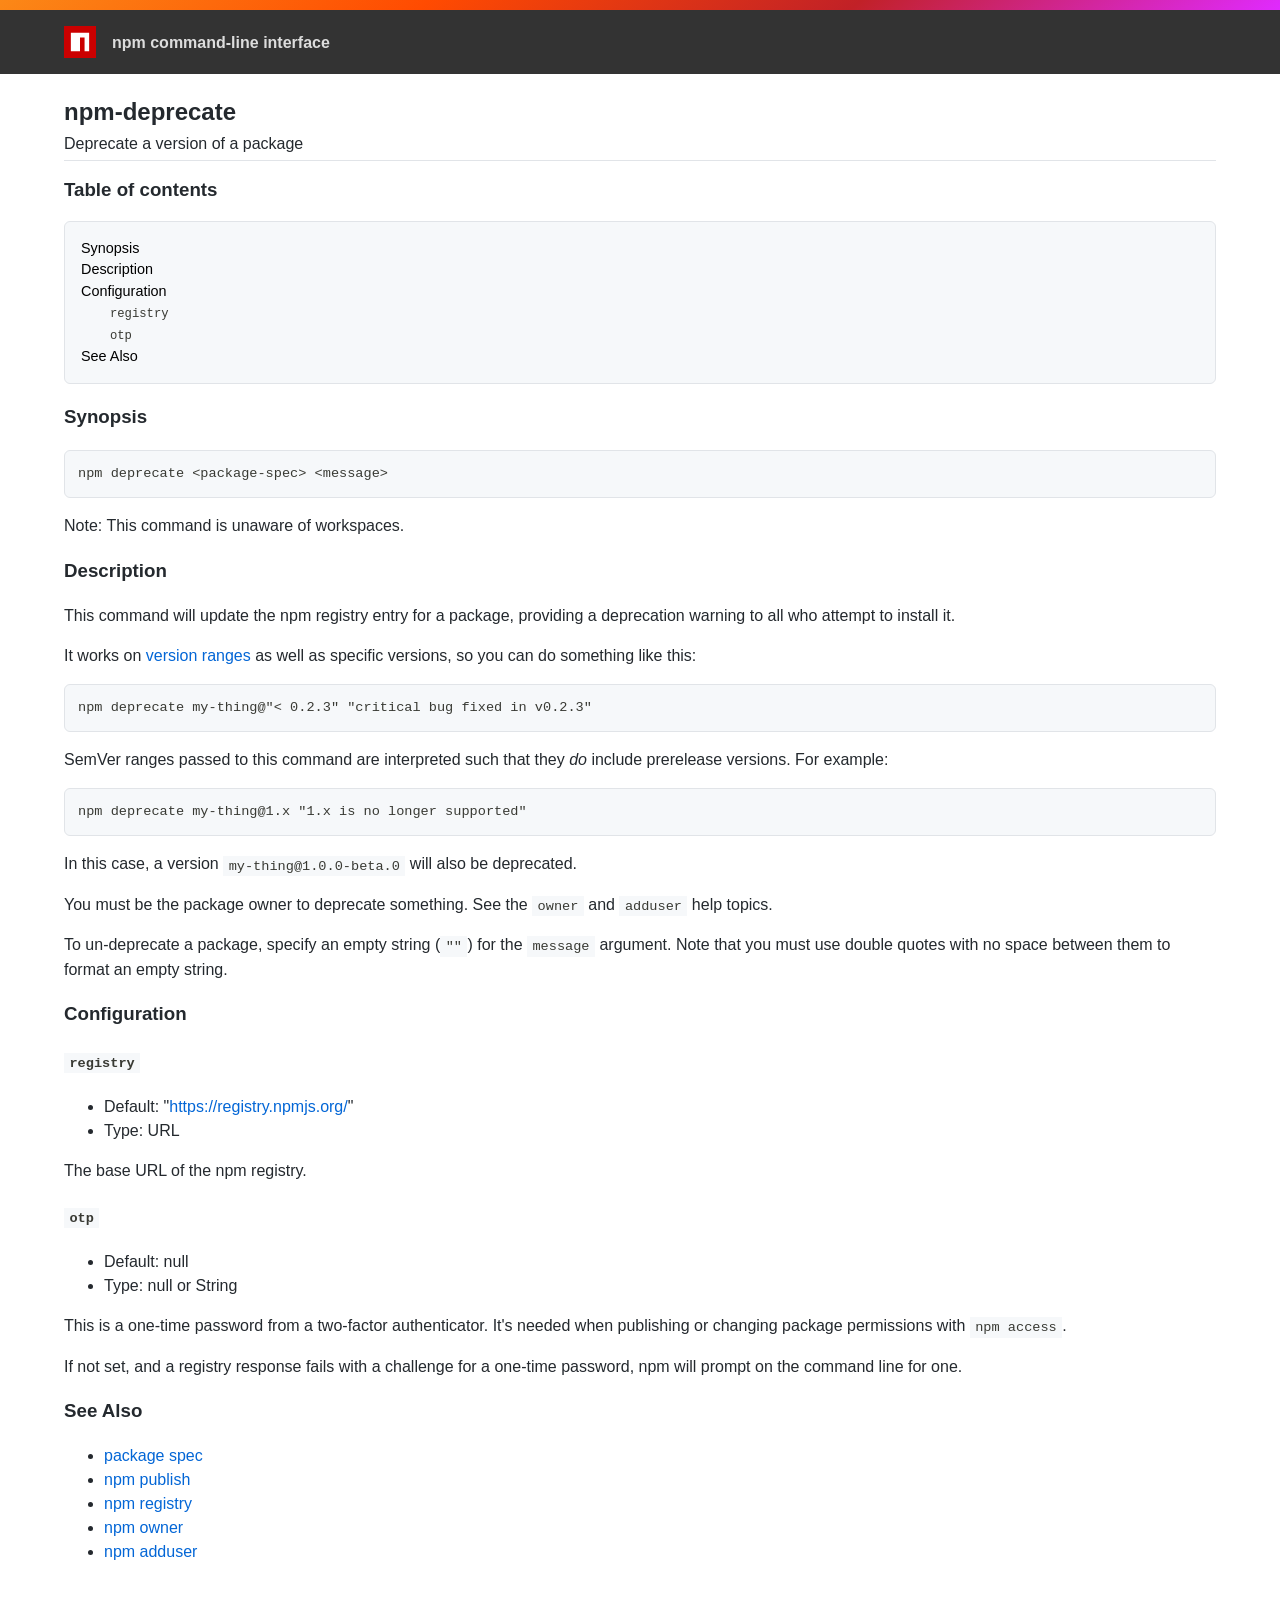
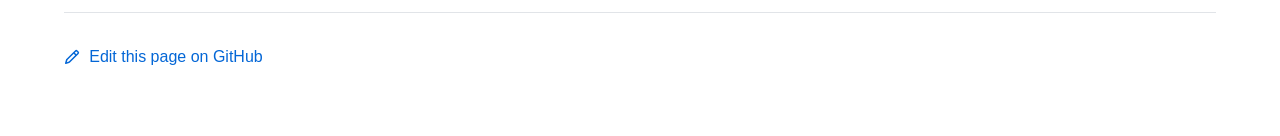
<file: workspace/node-v20.12.2-linux-x64/lib/node_modules/npm/docs/output/commands/npm-deprecate.html>
<!DOCTYPE html><html><head>
<meta charset="utf-8">
<title>npm-deprecate</title>
<style>
body {
    background-color: #ffffff;
    color: #24292e;

    margin: 0;

    line-height: 1.5;

    font-family: -apple-system, BlinkMacSystemFont, "Segoe UI", Helvetica, Arial, sans-serif, "Apple Color Emoji", "Segoe UI Emoji";
}
#rainbar {
    height: 10px;
    background-image: linear-gradient(139deg, #fb8817, #ff4b01, #c12127, #e02aff);
}

a {
    text-decoration: none;
    color: #0366d6;
}
a:hover {
    text-decoration: underline;
}

pre {
    margin: 1em 0px;
    padding: 1em;
    border: solid 1px #e1e4e8;
    border-radius: 6px;

    display: block;
    overflow: auto;

    white-space: pre;

    background-color: #f6f8fa;
    color: #393a34;
}
code {
    font-family: SFMono-Regular, Consolas, "Liberation Mono", Menlo, Courier, monospace;
    font-size: 85%;
    padding: 0.2em 0.4em;
    background-color: #f6f8fa;
    color: #393a34;
}
pre > code {
    padding: 0;
    background-color: inherit;
    color: inherit;
}
h1, h2, h3 {
    font-weight: 600;
}

#logobar {
    background-color: #333333;
    margin: 0 auto;
    padding: 1em 4em;
}
#logobar .logo {
    float: left;
}
#logobar .title {
    font-weight: 600;
    color: #dddddd;
    float: left;
    margin: 5px 0 0 1em;
}
#logobar:after {
    content: "";
    display: block;
    clear: both;
}

#content {
    margin: 0 auto;
    padding: 0 4em;
}

#table_of_contents > h2 {
    font-size: 1.17em;
}
#table_of_contents ul:first-child {
    border: solid 1px #e1e4e8;
    border-radius: 6px;
    padding: 1em;
    background-color: #f6f8fa;
    color: #393a34;
}
#table_of_contents ul {
    list-style-type: none;
    padding-left: 1.5em;
}
#table_of_contents li {
    font-size: 0.9em;
}
#table_of_contents li a {
    color: #000000;
}

header.title {
    border-bottom: solid 1px #e1e4e8;
}
header.title > h1 {
    margin-bottom: 0.25em;
}
header.title > .description {
    display: block;
    margin-bottom: 0.5em;
    line-height: 1;
}

footer#edit {
    border-top: solid 1px #e1e4e8;
    margin: 3em 0 4em 0;
    padding-top: 2em;
}
</style>
</head>
<body>
<div id="banner">
<div id="rainbar"></div>
<div id="logobar">
<svg class="logo" role="img" height="32" width="32" viewBox="0 0 700 700">
<polygon fill="#cb0000" points="0,700 700,700 700,0 0,0"></polygon>
<polygon fill="#ffffff" points="150,550 350,550 350,250 450,250 450,550 550,550 550,150 150,150"></polygon>
</svg>
<div class="title">
npm command-line interface
</div>
</div>
</div>

<section id="content">
<header class="title">
<h1 id="npm-deprecate">npm-deprecate</h1>
<span class="description">Deprecate a version of a package</span>
</header>

<section id="table_of_contents">
<h2 id="table-of-contents">Table of contents</h2>
<div id="_table_of_contents"><ul><li><a href="#synopsis">Synopsis</a></li><li><a href="#description">Description</a></li><li><a href="#configuration">Configuration</a></li><ul><li><a href="#registry"><code>registry</code></a></li><li><a href="#otp"><code>otp</code></a></li></ul><li><a href="#see-also">See Also</a></li></ul></div>
</section>

<div id="_content"><h3 id="synopsis">Synopsis</h3>
<pre><code class="language-bash">npm deprecate &lt;package-spec&gt; &lt;message&gt;
</code></pre>
<p>Note: This command is unaware of workspaces.</p>
<h3 id="description">Description</h3>
<p>This command will update the npm registry entry for a package, providing a
deprecation warning to all who attempt to install it.</p>
<p>It works on <a href="https://semver.npmjs.com/">version ranges</a> as well as specific
versions, so you can do something like this:</p>
<pre><code class="language-bash">npm deprecate my-thing@"&lt; 0.2.3" "critical bug fixed in v0.2.3"
</code></pre>
<p>SemVer ranges passed to this command are interpreted such that they <em>do</em>
include prerelease versions.  For example:</p>
<pre><code class="language-bash">npm deprecate my-thing@1.x "1.x is no longer supported"
</code></pre>
<p>In this case, a version <code>my-thing@1.0.0-beta.0</code> will also be deprecated.</p>
<p>You must be the package owner to deprecate something.  See the <code>owner</code> and
<code>adduser</code> help topics.</p>
<p>To un-deprecate a package, specify an empty string (<code>""</code>) for the <code>message</code>
argument. Note that you must use double quotes with no space between them to
format an empty string.</p>
<h3 id="configuration">Configuration</h3>
<h4 id="registry"><code>registry</code></h4>
<ul>
<li>Default: "<a href="https://registry.npmjs.org/">https://registry.npmjs.org/</a>"</li>
<li>Type: URL</li>
</ul>
<p>The base URL of the npm registry.</p>
<h4 id="otp"><code>otp</code></h4>
<ul>
<li>Default: null</li>
<li>Type: null or String</li>
</ul>
<p>This is a one-time password from a two-factor authenticator. It's needed
when publishing or changing package permissions with <code>npm access</code>.</p>
<p>If not set, and a registry response fails with a challenge for a one-time
password, npm will prompt on the command line for one.</p>
<h3 id="see-also">See Also</h3>
<ul>
<li><a href="../using-npm/package-spec.html">package spec</a></li>
<li><a href="../commands/npm-publish.html">npm publish</a></li>
<li><a href="../using-npm/registry.html">npm registry</a></li>
<li><a href="../commands/npm-owner.html">npm owner</a></li>
<li><a href="../commands/npm-adduser.html">npm adduser</a></li>
</ul></div>

<footer id="edit">
<a href="https://github.com/npm/cli/edit/latest/docs/content/commands/npm-deprecate.md">
<svg role="img" viewBox="0 0 16 16" width="16" height="16" fill="currentcolor" style="vertical-align: text-bottom; margin-right: 0.3em;">
<path fill-rule="evenodd" d="M11.013 1.427a1.75 1.75 0 012.474 0l1.086 1.086a1.75 1.75 0 010 2.474l-8.61 8.61c-.21.21-.47.364-.756.445l-3.251.93a.75.75 0 01-.927-.928l.929-3.25a1.75 1.75 0 01.445-.758l8.61-8.61zm1.414 1.06a.25.25 0 00-.354 0L10.811 3.75l1.439 1.44 1.263-1.263a.25.25 0 000-.354l-1.086-1.086zM11.189 6.25L9.75 4.81l-6.286 6.287a.25.25 0 00-.064.108l-.558 1.953 1.953-.558a.249.249 0 00.108-.064l6.286-6.286z"></path>
</svg>
Edit this page on GitHub
</a>
</footer>
</section>



</body></html>
</file>
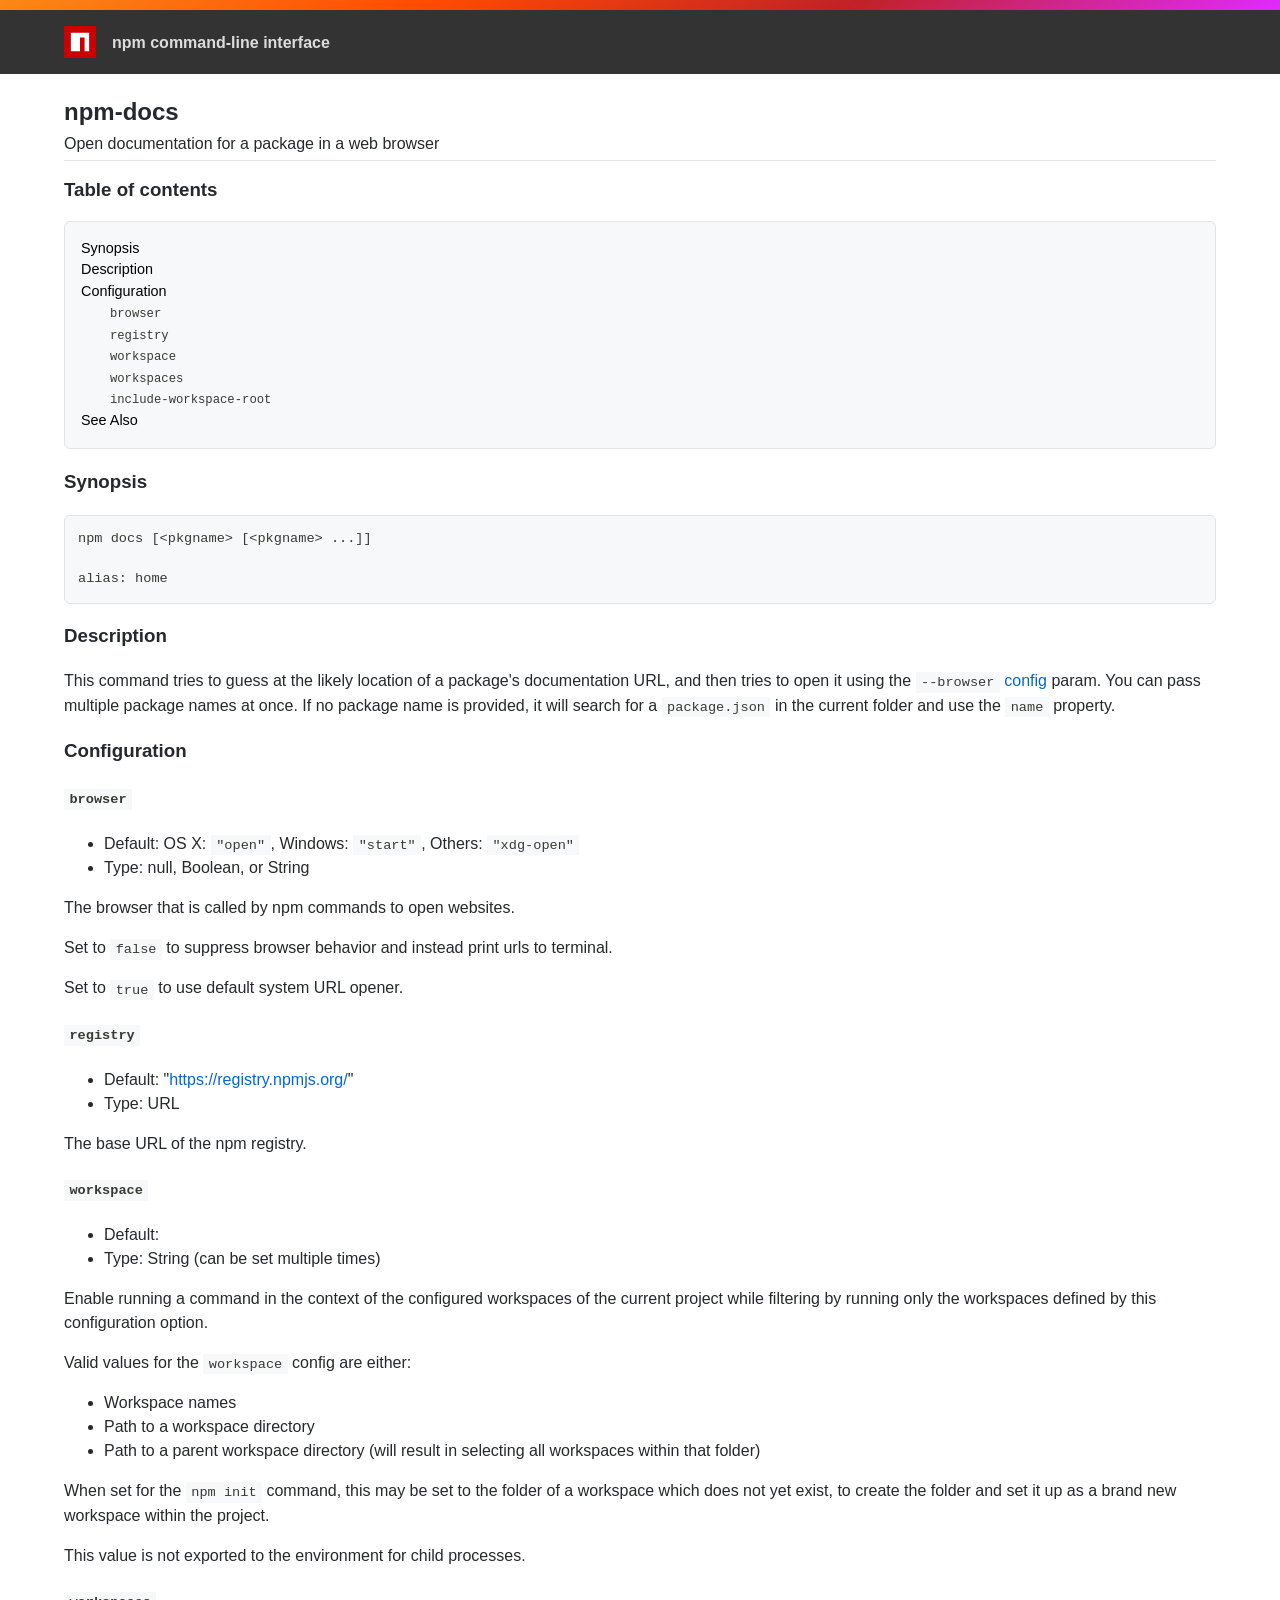
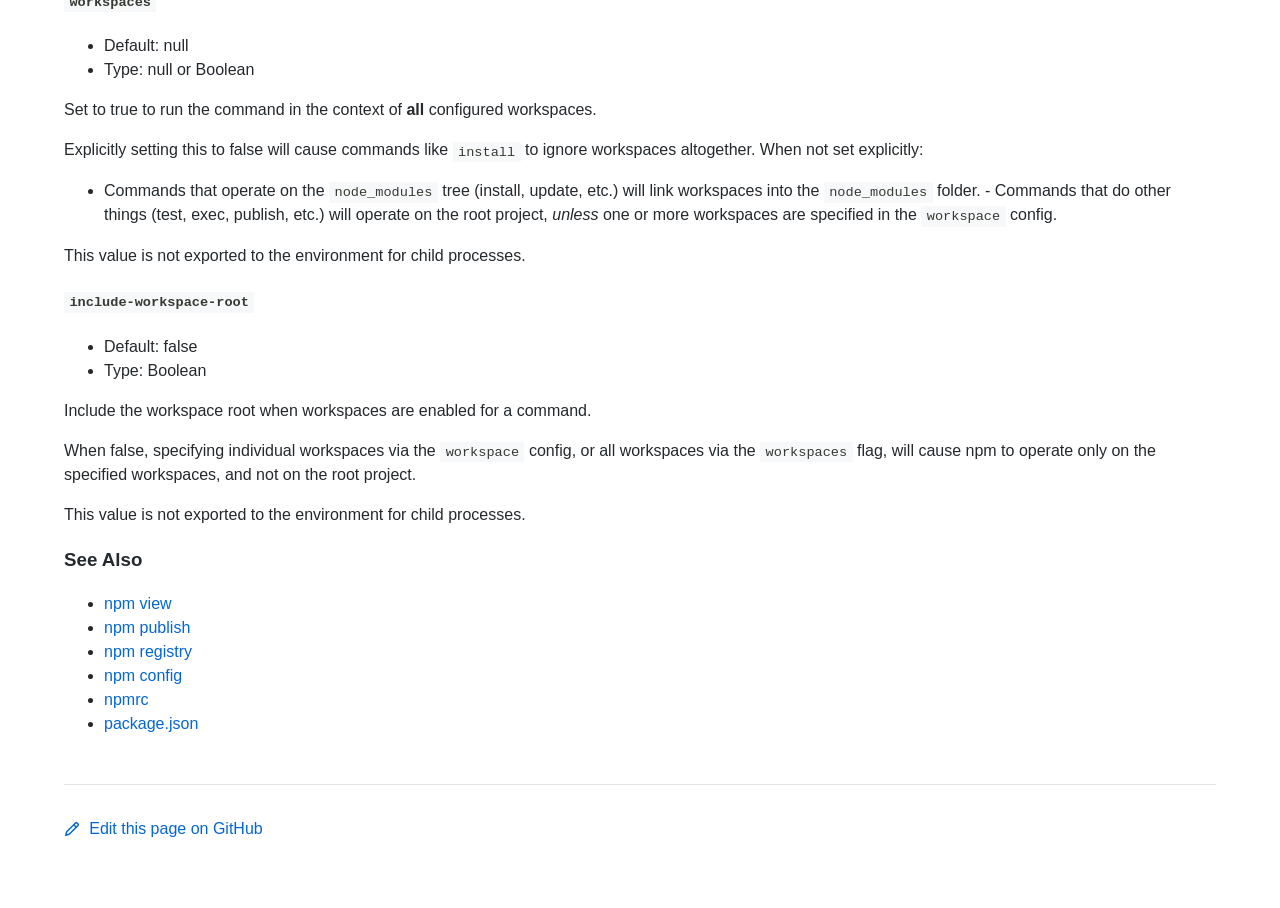
<file: workspace/node-v20.12.2-linux-x64/lib/node_modules/npm/docs/output/commands/npm-docs.html>
<!DOCTYPE html><html><head>
<meta charset="utf-8">
<title>npm-docs</title>
<style>
body {
    background-color: #ffffff;
    color: #24292e;

    margin: 0;

    line-height: 1.5;

    font-family: -apple-system, BlinkMacSystemFont, "Segoe UI", Helvetica, Arial, sans-serif, "Apple Color Emoji", "Segoe UI Emoji";
}
#rainbar {
    height: 10px;
    background-image: linear-gradient(139deg, #fb8817, #ff4b01, #c12127, #e02aff);
}

a {
    text-decoration: none;
    color: #0366d6;
}
a:hover {
    text-decoration: underline;
}

pre {
    margin: 1em 0px;
    padding: 1em;
    border: solid 1px #e1e4e8;
    border-radius: 6px;

    display: block;
    overflow: auto;

    white-space: pre;

    background-color: #f6f8fa;
    color: #393a34;
}
code {
    font-family: SFMono-Regular, Consolas, "Liberation Mono", Menlo, Courier, monospace;
    font-size: 85%;
    padding: 0.2em 0.4em;
    background-color: #f6f8fa;
    color: #393a34;
}
pre > code {
    padding: 0;
    background-color: inherit;
    color: inherit;
}
h1, h2, h3 {
    font-weight: 600;
}

#logobar {
    background-color: #333333;
    margin: 0 auto;
    padding: 1em 4em;
}
#logobar .logo {
    float: left;
}
#logobar .title {
    font-weight: 600;
    color: #dddddd;
    float: left;
    margin: 5px 0 0 1em;
}
#logobar:after {
    content: "";
    display: block;
    clear: both;
}

#content {
    margin: 0 auto;
    padding: 0 4em;
}

#table_of_contents > h2 {
    font-size: 1.17em;
}
#table_of_contents ul:first-child {
    border: solid 1px #e1e4e8;
    border-radius: 6px;
    padding: 1em;
    background-color: #f6f8fa;
    color: #393a34;
}
#table_of_contents ul {
    list-style-type: none;
    padding-left: 1.5em;
}
#table_of_contents li {
    font-size: 0.9em;
}
#table_of_contents li a {
    color: #000000;
}

header.title {
    border-bottom: solid 1px #e1e4e8;
}
header.title > h1 {
    margin-bottom: 0.25em;
}
header.title > .description {
    display: block;
    margin-bottom: 0.5em;
    line-height: 1;
}

footer#edit {
    border-top: solid 1px #e1e4e8;
    margin: 3em 0 4em 0;
    padding-top: 2em;
}
</style>
</head>
<body>
<div id="banner">
<div id="rainbar"></div>
<div id="logobar">
<svg class="logo" role="img" height="32" width="32" viewBox="0 0 700 700">
<polygon fill="#cb0000" points="0,700 700,700 700,0 0,0"></polygon>
<polygon fill="#ffffff" points="150,550 350,550 350,250 450,250 450,550 550,550 550,150 150,150"></polygon>
</svg>
<div class="title">
npm command-line interface
</div>
</div>
</div>

<section id="content">
<header class="title">
<h1 id="npm-docs">npm-docs</h1>
<span class="description">Open documentation for a package in a web browser</span>
</header>

<section id="table_of_contents">
<h2 id="table-of-contents">Table of contents</h2>
<div id="_table_of_contents"><ul><li><a href="#synopsis">Synopsis</a></li><li><a href="#description">Description</a></li><li><a href="#configuration">Configuration</a></li><ul><li><a href="#browser"><code>browser</code></a></li><li><a href="#registry"><code>registry</code></a></li><li><a href="#workspace"><code>workspace</code></a></li><li><a href="#workspaces"><code>workspaces</code></a></li><li><a href="#include-workspace-root"><code>include-workspace-root</code></a></li></ul><li><a href="#see-also">See Also</a></li></ul></div>
</section>

<div id="_content"><h3 id="synopsis">Synopsis</h3>
<pre><code class="language-bash">npm docs [&lt;pkgname&gt; [&lt;pkgname&gt; ...]]

alias: home
</code></pre>
<h3 id="description">Description</h3>
<p>This command tries to guess at the likely location of a package's
documentation URL, and then tries to open it using the
<a href="../using-npm/config#browser.html"><code>--browser</code> config</a> param. You can pass multiple
package names at once. If no package name is provided, it will search for a
<code>package.json</code> in the current folder and use the <code>name</code> property.</p>
<h3 id="configuration">Configuration</h3>
<h4 id="browser"><code>browser</code></h4>
<ul>
<li>Default: OS X: <code>"open"</code>, Windows: <code>"start"</code>, Others: <code>"xdg-open"</code></li>
<li>Type: null, Boolean, or String</li>
</ul>
<p>The browser that is called by npm commands to open websites.</p>
<p>Set to <code>false</code> to suppress browser behavior and instead print urls to
terminal.</p>
<p>Set to <code>true</code> to use default system URL opener.</p>
<h4 id="registry"><code>registry</code></h4>
<ul>
<li>Default: "<a href="https://registry.npmjs.org/">https://registry.npmjs.org/</a>"</li>
<li>Type: URL</li>
</ul>
<p>The base URL of the npm registry.</p>
<h4 id="workspace"><code>workspace</code></h4>
<ul>
<li>Default:</li>
<li>Type: String (can be set multiple times)</li>
</ul>
<p>Enable running a command in the context of the configured workspaces of the
current project while filtering by running only the workspaces defined by
this configuration option.</p>
<p>Valid values for the <code>workspace</code> config are either:</p>
<ul>
<li>Workspace names</li>
<li>Path to a workspace directory</li>
<li>Path to a parent workspace directory (will result in selecting all
workspaces within that folder)</li>
</ul>
<p>When set for the <code>npm init</code> command, this may be set to the folder of a
workspace which does not yet exist, to create the folder and set it up as a
brand new workspace within the project.</p>
<p>This value is not exported to the environment for child processes.</p>
<h4 id="workspaces"><code>workspaces</code></h4>
<ul>
<li>Default: null</li>
<li>Type: null or Boolean</li>
</ul>
<p>Set to true to run the command in the context of <strong>all</strong> configured
workspaces.</p>
<p>Explicitly setting this to false will cause commands like <code>install</code> to
ignore workspaces altogether. When not set explicitly:</p>
<ul>
<li>Commands that operate on the <code>node_modules</code> tree (install, update, etc.)
will link workspaces into the <code>node_modules</code> folder. - Commands that do
other things (test, exec, publish, etc.) will operate on the root project,
<em>unless</em> one or more workspaces are specified in the <code>workspace</code> config.</li>
</ul>
<p>This value is not exported to the environment for child processes.</p>
<h4 id="include-workspace-root"><code>include-workspace-root</code></h4>
<ul>
<li>Default: false</li>
<li>Type: Boolean</li>
</ul>
<p>Include the workspace root when workspaces are enabled for a command.</p>
<p>When false, specifying individual workspaces via the <code>workspace</code> config, or
all workspaces via the <code>workspaces</code> flag, will cause npm to operate only on
the specified workspaces, and not on the root project.</p>
<p>This value is not exported to the environment for child processes.</p>
<h3 id="see-also">See Also</h3>
<ul>
<li><a href="../commands/npm-view.html">npm view</a></li>
<li><a href="../commands/npm-publish.html">npm publish</a></li>
<li><a href="../using-npm/registry.html">npm registry</a></li>
<li><a href="../commands/npm-config.html">npm config</a></li>
<li><a href="../configuring-npm/npmrc.html">npmrc</a></li>
<li><a href="../configuring-npm/package-json.html">package.json</a></li>
</ul></div>

<footer id="edit">
<a href="https://github.com/npm/cli/edit/latest/docs/content/commands/npm-docs.md">
<svg role="img" viewBox="0 0 16 16" width="16" height="16" fill="currentcolor" style="vertical-align: text-bottom; margin-right: 0.3em;">
<path fill-rule="evenodd" d="M11.013 1.427a1.75 1.75 0 012.474 0l1.086 1.086a1.75 1.75 0 010 2.474l-8.61 8.61c-.21.21-.47.364-.756.445l-3.251.93a.75.75 0 01-.927-.928l.929-3.25a1.75 1.75 0 01.445-.758l8.61-8.61zm1.414 1.06a.25.25 0 00-.354 0L10.811 3.75l1.439 1.44 1.263-1.263a.25.25 0 000-.354l-1.086-1.086zM11.189 6.25L9.75 4.81l-6.286 6.287a.25.25 0 00-.064.108l-.558 1.953 1.953-.558a.249.249 0 00.108-.064l6.286-6.286z"></path>
</svg>
Edit this page on GitHub
</a>
</footer>
</section>



</body></html>
</file>
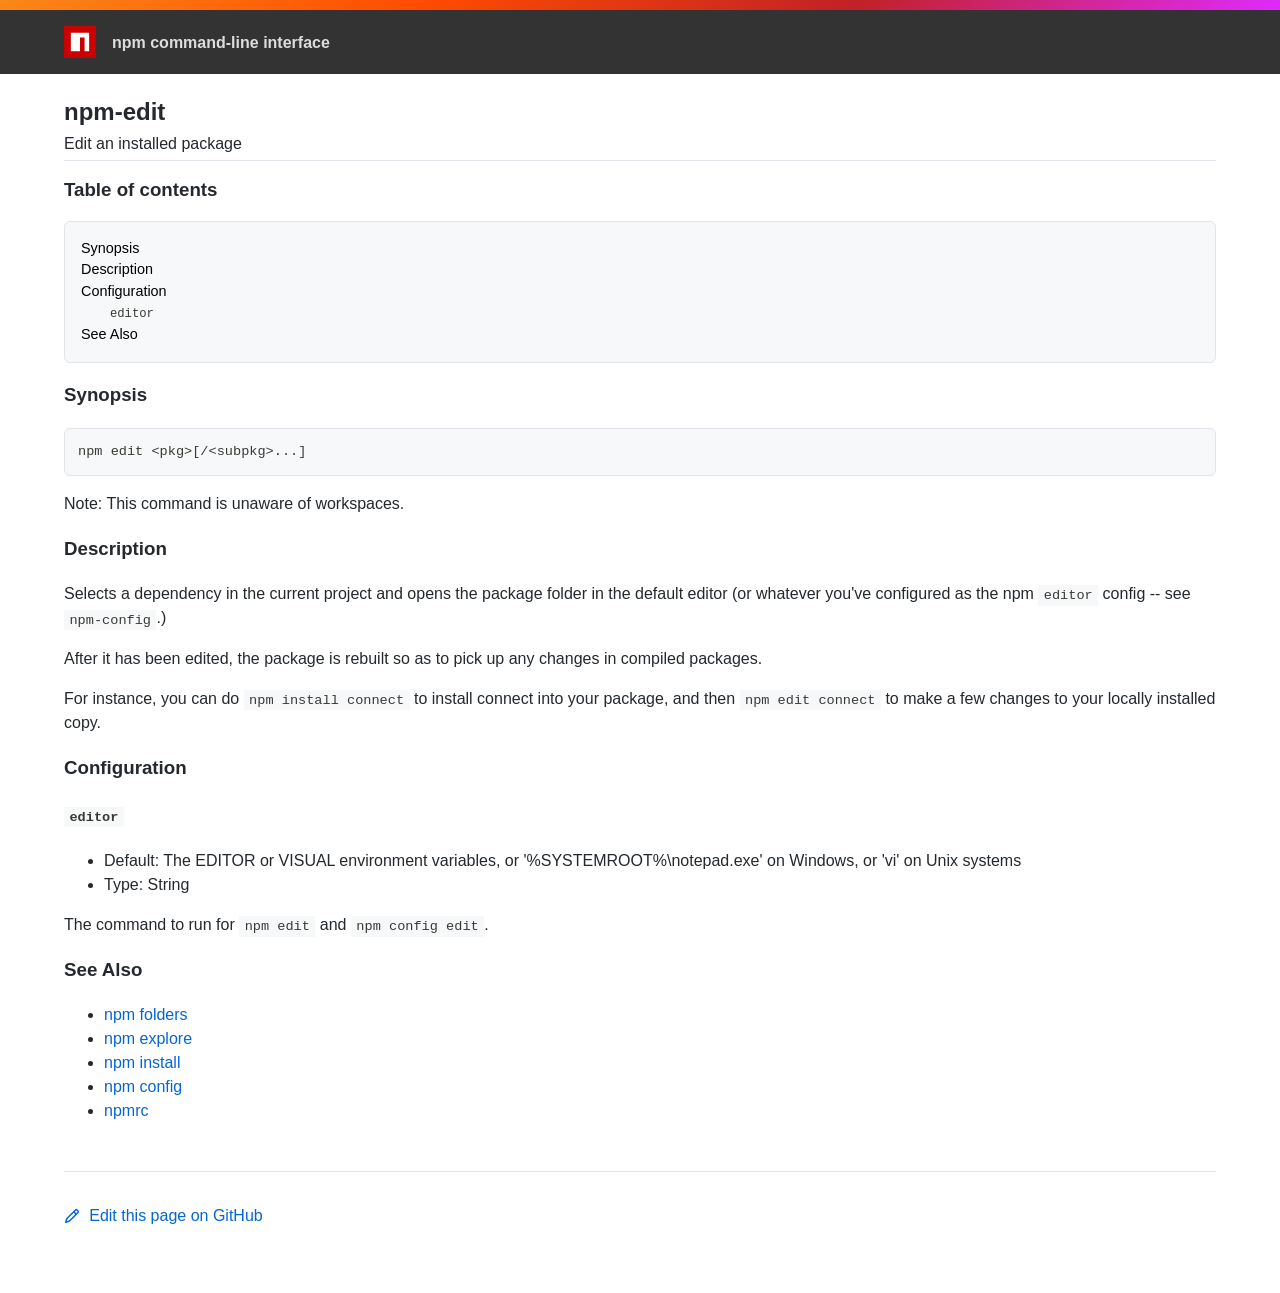
<file: workspace/node-v20.12.2-linux-x64/lib/node_modules/npm/docs/output/commands/npm-edit.html>
<!DOCTYPE html><html><head>
<meta charset="utf-8">
<title>npm-edit</title>
<style>
body {
    background-color: #ffffff;
    color: #24292e;

    margin: 0;

    line-height: 1.5;

    font-family: -apple-system, BlinkMacSystemFont, "Segoe UI", Helvetica, Arial, sans-serif, "Apple Color Emoji", "Segoe UI Emoji";
}
#rainbar {
    height: 10px;
    background-image: linear-gradient(139deg, #fb8817, #ff4b01, #c12127, #e02aff);
}

a {
    text-decoration: none;
    color: #0366d6;
}
a:hover {
    text-decoration: underline;
}

pre {
    margin: 1em 0px;
    padding: 1em;
    border: solid 1px #e1e4e8;
    border-radius: 6px;

    display: block;
    overflow: auto;

    white-space: pre;

    background-color: #f6f8fa;
    color: #393a34;
}
code {
    font-family: SFMono-Regular, Consolas, "Liberation Mono", Menlo, Courier, monospace;
    font-size: 85%;
    padding: 0.2em 0.4em;
    background-color: #f6f8fa;
    color: #393a34;
}
pre > code {
    padding: 0;
    background-color: inherit;
    color: inherit;
}
h1, h2, h3 {
    font-weight: 600;
}

#logobar {
    background-color: #333333;
    margin: 0 auto;
    padding: 1em 4em;
}
#logobar .logo {
    float: left;
}
#logobar .title {
    font-weight: 600;
    color: #dddddd;
    float: left;
    margin: 5px 0 0 1em;
}
#logobar:after {
    content: "";
    display: block;
    clear: both;
}

#content {
    margin: 0 auto;
    padding: 0 4em;
}

#table_of_contents > h2 {
    font-size: 1.17em;
}
#table_of_contents ul:first-child {
    border: solid 1px #e1e4e8;
    border-radius: 6px;
    padding: 1em;
    background-color: #f6f8fa;
    color: #393a34;
}
#table_of_contents ul {
    list-style-type: none;
    padding-left: 1.5em;
}
#table_of_contents li {
    font-size: 0.9em;
}
#table_of_contents li a {
    color: #000000;
}

header.title {
    border-bottom: solid 1px #e1e4e8;
}
header.title > h1 {
    margin-bottom: 0.25em;
}
header.title > .description {
    display: block;
    margin-bottom: 0.5em;
    line-height: 1;
}

footer#edit {
    border-top: solid 1px #e1e4e8;
    margin: 3em 0 4em 0;
    padding-top: 2em;
}
</style>
</head>
<body>
<div id="banner">
<div id="rainbar"></div>
<div id="logobar">
<svg class="logo" role="img" height="32" width="32" viewBox="0 0 700 700">
<polygon fill="#cb0000" points="0,700 700,700 700,0 0,0"></polygon>
<polygon fill="#ffffff" points="150,550 350,550 350,250 450,250 450,550 550,550 550,150 150,150"></polygon>
</svg>
<div class="title">
npm command-line interface
</div>
</div>
</div>

<section id="content">
<header class="title">
<h1 id="npm-edit">npm-edit</h1>
<span class="description">Edit an installed package</span>
</header>

<section id="table_of_contents">
<h2 id="table-of-contents">Table of contents</h2>
<div id="_table_of_contents"><ul><li><a href="#synopsis">Synopsis</a></li><li><a href="#description">Description</a></li><li><a href="#configuration">Configuration</a></li><ul><li><a href="#editor"><code>editor</code></a></li></ul><li><a href="#see-also">See Also</a></li></ul></div>
</section>

<div id="_content"><h3 id="synopsis">Synopsis</h3>
<pre><code class="language-bash">npm edit &lt;pkg&gt;[/&lt;subpkg&gt;...]
</code></pre>
<p>Note: This command is unaware of workspaces.</p>
<h3 id="description">Description</h3>
<p>Selects a dependency in the current project and opens the package folder in
the default editor (or whatever you've configured as the npm <code>editor</code>
config -- see <a href="npm-config"><code>npm-config</code></a>.)</p>
<p>After it has been edited, the package is rebuilt so as to pick up any
changes in compiled packages.</p>
<p>For instance, you can do <code>npm install connect</code> to install connect
into your package, and then <code>npm edit connect</code> to make a few
changes to your locally installed copy.</p>
<h3 id="configuration">Configuration</h3>
<h4 id="editor"><code>editor</code></h4>
<ul>
<li>Default: The EDITOR or VISUAL environment variables, or
'%SYSTEMROOT%\notepad.exe' on Windows, or 'vi' on Unix systems</li>
<li>Type: String</li>
</ul>
<p>The command to run for <code>npm edit</code> and <code>npm config edit</code>.</p>
<h3 id="see-also">See Also</h3>
<ul>
<li><a href="../configuring-npm/folders.html">npm folders</a></li>
<li><a href="../commands/npm-explore.html">npm explore</a></li>
<li><a href="../commands/npm-install.html">npm install</a></li>
<li><a href="../commands/npm-config.html">npm config</a></li>
<li><a href="../configuring-npm/npmrc.html">npmrc</a></li>
</ul></div>

<footer id="edit">
<a href="https://github.com/npm/cli/edit/latest/docs/content/commands/npm-edit.md">
<svg role="img" viewBox="0 0 16 16" width="16" height="16" fill="currentcolor" style="vertical-align: text-bottom; margin-right: 0.3em;">
<path fill-rule="evenodd" d="M11.013 1.427a1.75 1.75 0 012.474 0l1.086 1.086a1.75 1.75 0 010 2.474l-8.61 8.61c-.21.21-.47.364-.756.445l-3.251.93a.75.75 0 01-.927-.928l.929-3.25a1.75 1.75 0 01.445-.758l8.61-8.61zm1.414 1.06a.25.25 0 00-.354 0L10.811 3.75l1.439 1.44 1.263-1.263a.25.25 0 000-.354l-1.086-1.086zM11.189 6.25L9.75 4.81l-6.286 6.287a.25.25 0 00-.064.108l-.558 1.953 1.953-.558a.249.249 0 00.108-.064l6.286-6.286z"></path>
</svg>
Edit this page on GitHub
</a>
</footer>
</section>



</body></html>
</file>
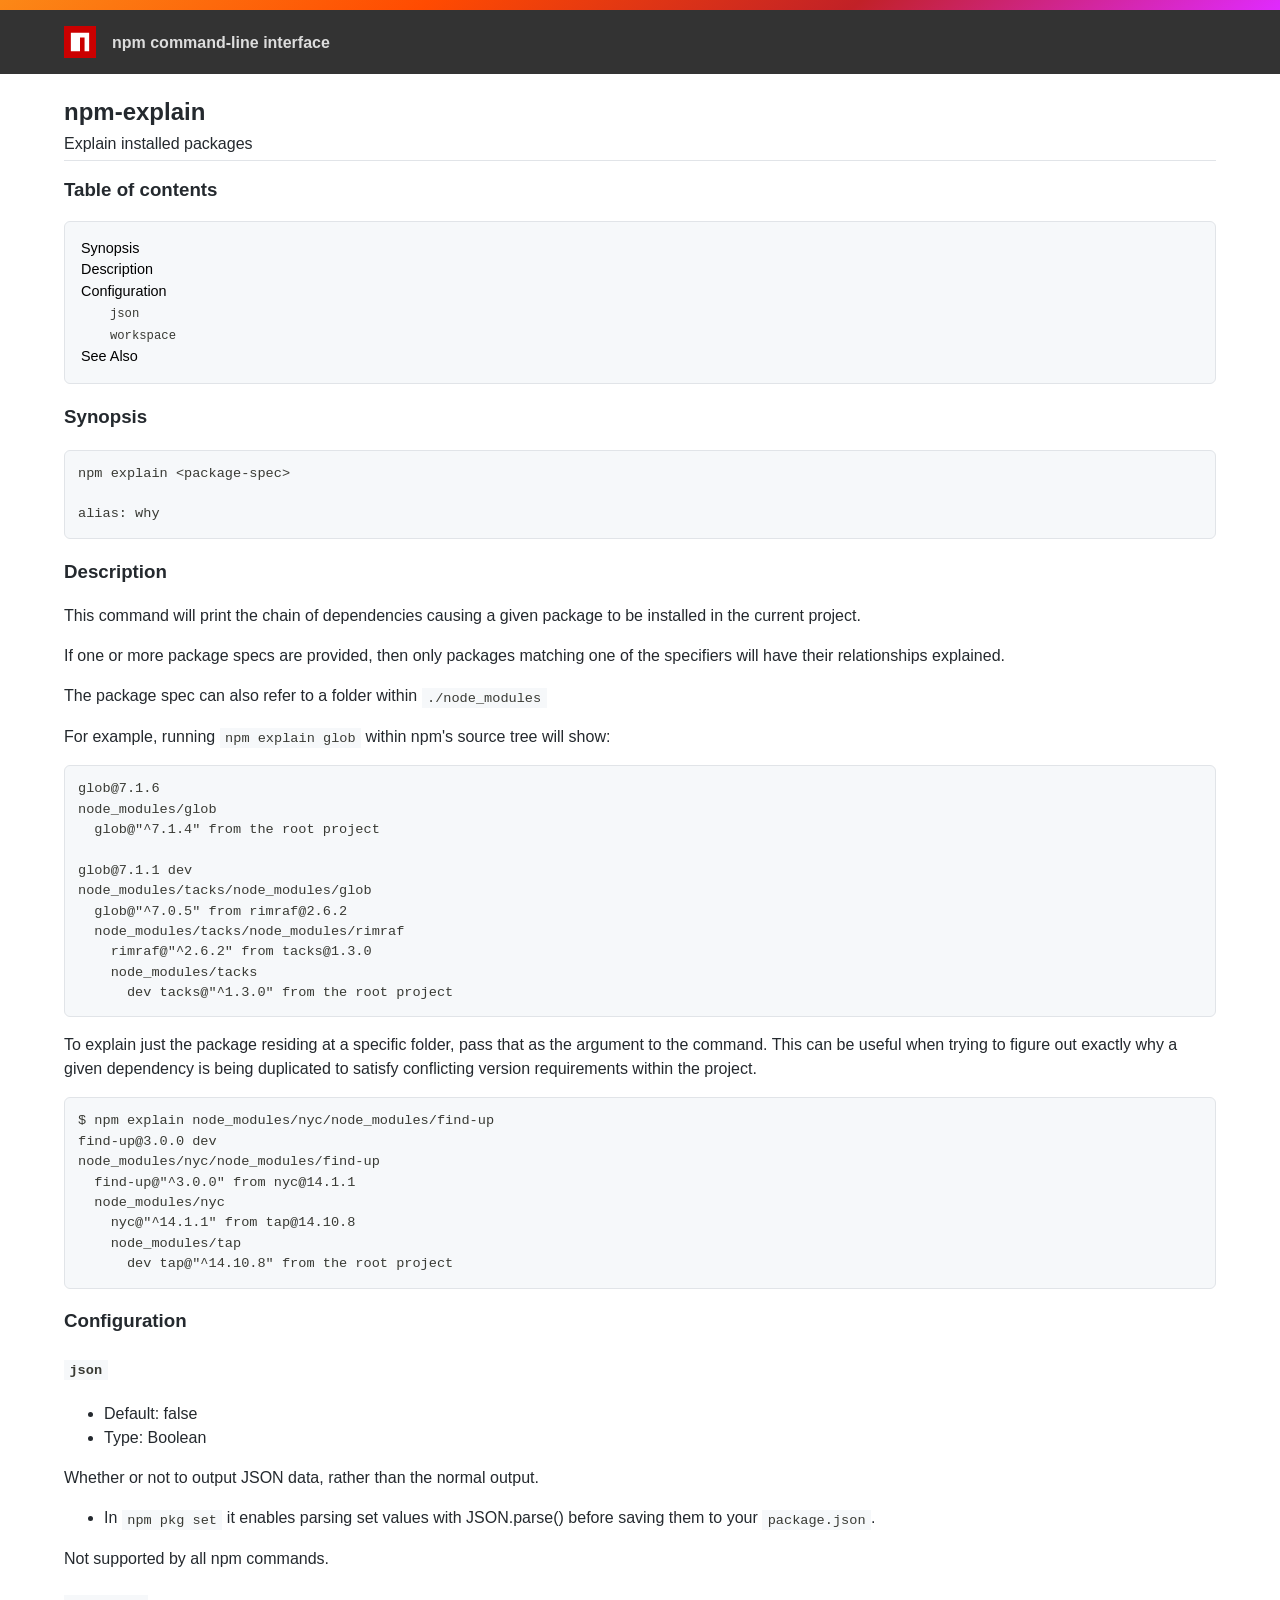
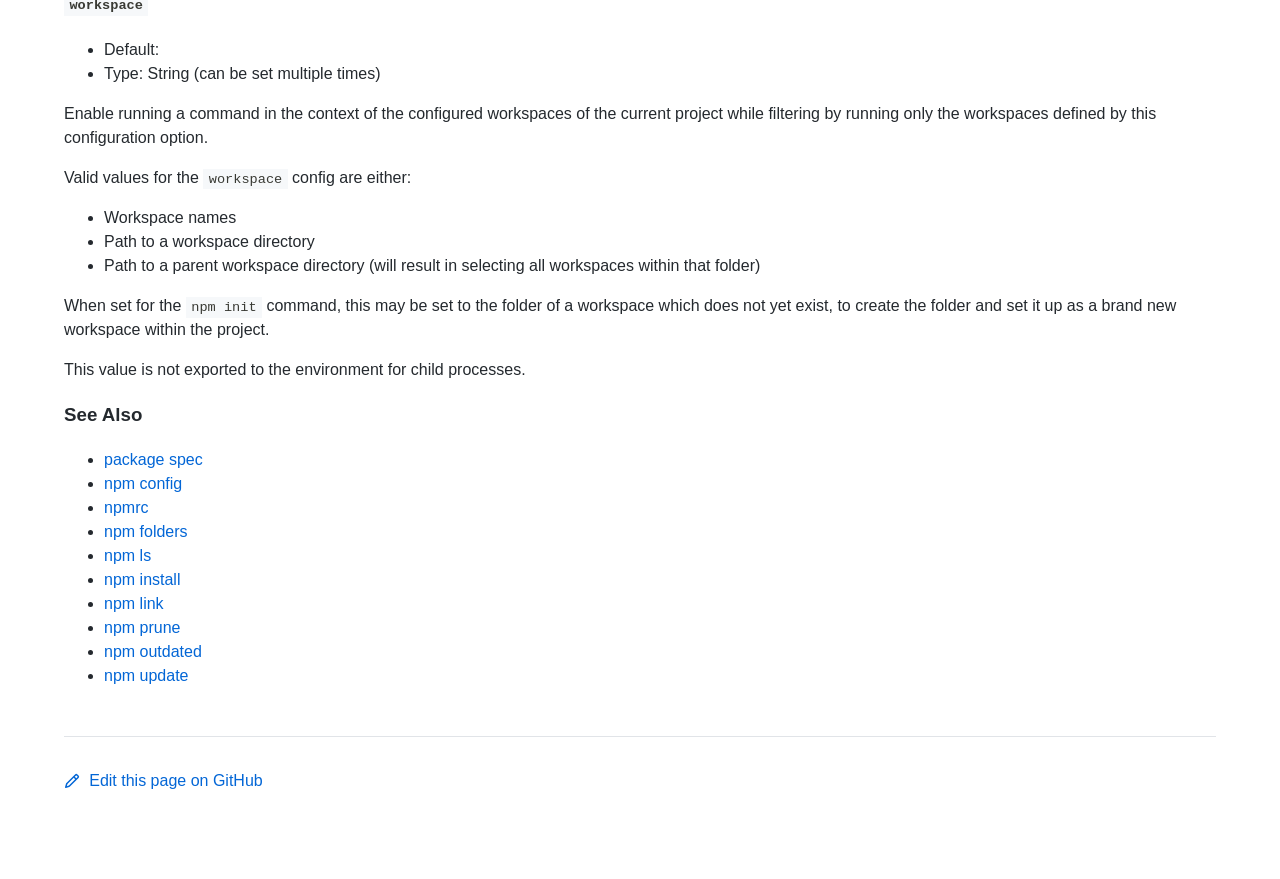
<file: workspace/node-v20.12.2-linux-x64/lib/node_modules/npm/docs/output/commands/npm-explain.html>
<!DOCTYPE html><html><head>
<meta charset="utf-8">
<title>npm-explain</title>
<style>
body {
    background-color: #ffffff;
    color: #24292e;

    margin: 0;

    line-height: 1.5;

    font-family: -apple-system, BlinkMacSystemFont, "Segoe UI", Helvetica, Arial, sans-serif, "Apple Color Emoji", "Segoe UI Emoji";
}
#rainbar {
    height: 10px;
    background-image: linear-gradient(139deg, #fb8817, #ff4b01, #c12127, #e02aff);
}

a {
    text-decoration: none;
    color: #0366d6;
}
a:hover {
    text-decoration: underline;
}

pre {
    margin: 1em 0px;
    padding: 1em;
    border: solid 1px #e1e4e8;
    border-radius: 6px;

    display: block;
    overflow: auto;

    white-space: pre;

    background-color: #f6f8fa;
    color: #393a34;
}
code {
    font-family: SFMono-Regular, Consolas, "Liberation Mono", Menlo, Courier, monospace;
    font-size: 85%;
    padding: 0.2em 0.4em;
    background-color: #f6f8fa;
    color: #393a34;
}
pre > code {
    padding: 0;
    background-color: inherit;
    color: inherit;
}
h1, h2, h3 {
    font-weight: 600;
}

#logobar {
    background-color: #333333;
    margin: 0 auto;
    padding: 1em 4em;
}
#logobar .logo {
    float: left;
}
#logobar .title {
    font-weight: 600;
    color: #dddddd;
    float: left;
    margin: 5px 0 0 1em;
}
#logobar:after {
    content: "";
    display: block;
    clear: both;
}

#content {
    margin: 0 auto;
    padding: 0 4em;
}

#table_of_contents > h2 {
    font-size: 1.17em;
}
#table_of_contents ul:first-child {
    border: solid 1px #e1e4e8;
    border-radius: 6px;
    padding: 1em;
    background-color: #f6f8fa;
    color: #393a34;
}
#table_of_contents ul {
    list-style-type: none;
    padding-left: 1.5em;
}
#table_of_contents li {
    font-size: 0.9em;
}
#table_of_contents li a {
    color: #000000;
}

header.title {
    border-bottom: solid 1px #e1e4e8;
}
header.title > h1 {
    margin-bottom: 0.25em;
}
header.title > .description {
    display: block;
    margin-bottom: 0.5em;
    line-height: 1;
}

footer#edit {
    border-top: solid 1px #e1e4e8;
    margin: 3em 0 4em 0;
    padding-top: 2em;
}
</style>
</head>
<body>
<div id="banner">
<div id="rainbar"></div>
<div id="logobar">
<svg class="logo" role="img" height="32" width="32" viewBox="0 0 700 700">
<polygon fill="#cb0000" points="0,700 700,700 700,0 0,0"></polygon>
<polygon fill="#ffffff" points="150,550 350,550 350,250 450,250 450,550 550,550 550,150 150,150"></polygon>
</svg>
<div class="title">
npm command-line interface
</div>
</div>
</div>

<section id="content">
<header class="title">
<h1 id="npm-explain">npm-explain</h1>
<span class="description">Explain installed packages</span>
</header>

<section id="table_of_contents">
<h2 id="table-of-contents">Table of contents</h2>
<div id="_table_of_contents"><ul><li><a href="#synopsis">Synopsis</a></li><li><a href="#description">Description</a></li><li><a href="#configuration">Configuration</a></li><ul><li><a href="#json"><code>json</code></a></li><li><a href="#workspace"><code>workspace</code></a></li></ul><li><a href="#see-also">See Also</a></li></ul></div>
</section>

<div id="_content"><h3 id="synopsis">Synopsis</h3>
<pre><code class="language-bash">npm explain &lt;package-spec&gt;

alias: why
</code></pre>
<h3 id="description">Description</h3>
<p>This command will print the chain of dependencies causing a given package
to be installed in the current project.</p>
<p>If one or more package specs are provided, then only packages matching
one of the specifiers will have their relationships explained.</p>
<p>The package spec can also refer to a folder within <code>./node_modules</code></p>
<p>For example, running <code>npm explain glob</code> within npm's source tree will show:</p>
<pre><code class="language-bash">glob@7.1.6
node_modules/glob
  glob@"^7.1.4" from the root project

glob@7.1.1 dev
node_modules/tacks/node_modules/glob
  glob@"^7.0.5" from rimraf@2.6.2
  node_modules/tacks/node_modules/rimraf
    rimraf@"^2.6.2" from tacks@1.3.0
    node_modules/tacks
      dev tacks@"^1.3.0" from the root project
</code></pre>
<p>To explain just the package residing at a specific folder, pass that as the
argument to the command.  This can be useful when trying to figure out
exactly why a given dependency is being duplicated to satisfy conflicting
version requirements within the project.</p>
<pre><code class="language-bash">$ npm explain node_modules/nyc/node_modules/find-up
find-up@3.0.0 dev
node_modules/nyc/node_modules/find-up
  find-up@"^3.0.0" from nyc@14.1.1
  node_modules/nyc
    nyc@"^14.1.1" from tap@14.10.8
    node_modules/tap
      dev tap@"^14.10.8" from the root project
</code></pre>
<h3 id="configuration">Configuration</h3>
<h4 id="json"><code>json</code></h4>
<ul>
<li>Default: false</li>
<li>Type: Boolean</li>
</ul>
<p>Whether or not to output JSON data, rather than the normal output.</p>
<ul>
<li>In <code>npm pkg set</code> it enables parsing set values with JSON.parse() before
saving them to your <code>package.json</code>.</li>
</ul>
<p>Not supported by all npm commands.</p>
<h4 id="workspace"><code>workspace</code></h4>
<ul>
<li>Default:</li>
<li>Type: String (can be set multiple times)</li>
</ul>
<p>Enable running a command in the context of the configured workspaces of the
current project while filtering by running only the workspaces defined by
this configuration option.</p>
<p>Valid values for the <code>workspace</code> config are either:</p>
<ul>
<li>Workspace names</li>
<li>Path to a workspace directory</li>
<li>Path to a parent workspace directory (will result in selecting all
workspaces within that folder)</li>
</ul>
<p>When set for the <code>npm init</code> command, this may be set to the folder of a
workspace which does not yet exist, to create the folder and set it up as a
brand new workspace within the project.</p>
<p>This value is not exported to the environment for child processes.</p>
<h3 id="see-also">See Also</h3>
<ul>
<li><a href="../using-npm/package-spec.html">package spec</a></li>
<li><a href="../commands/npm-config.html">npm config</a></li>
<li><a href="../configuring-npm/npmrc.html">npmrc</a></li>
<li><a href="../configuring-npm/folders.html">npm folders</a></li>
<li><a href="../commands/npm-ls.html">npm ls</a></li>
<li><a href="../commands/npm-install.html">npm install</a></li>
<li><a href="../commands/npm-link.html">npm link</a></li>
<li><a href="../commands/npm-prune.html">npm prune</a></li>
<li><a href="../commands/npm-outdated.html">npm outdated</a></li>
<li><a href="../commands/npm-update.html">npm update</a></li>
</ul></div>

<footer id="edit">
<a href="https://github.com/npm/cli/edit/latest/docs/content/commands/npm-explain.md">
<svg role="img" viewBox="0 0 16 16" width="16" height="16" fill="currentcolor" style="vertical-align: text-bottom; margin-right: 0.3em;">
<path fill-rule="evenodd" d="M11.013 1.427a1.75 1.75 0 012.474 0l1.086 1.086a1.75 1.75 0 010 2.474l-8.61 8.61c-.21.21-.47.364-.756.445l-3.251.93a.75.75 0 01-.927-.928l.929-3.25a1.75 1.75 0 01.445-.758l8.61-8.61zm1.414 1.06a.25.25 0 00-.354 0L10.811 3.75l1.439 1.44 1.263-1.263a.25.25 0 000-.354l-1.086-1.086zM11.189 6.25L9.75 4.81l-6.286 6.287a.25.25 0 00-.064.108l-.558 1.953 1.953-.558a.249.249 0 00.108-.064l6.286-6.286z"></path>
</svg>
Edit this page on GitHub
</a>
</footer>
</section>



</body></html>
</file>
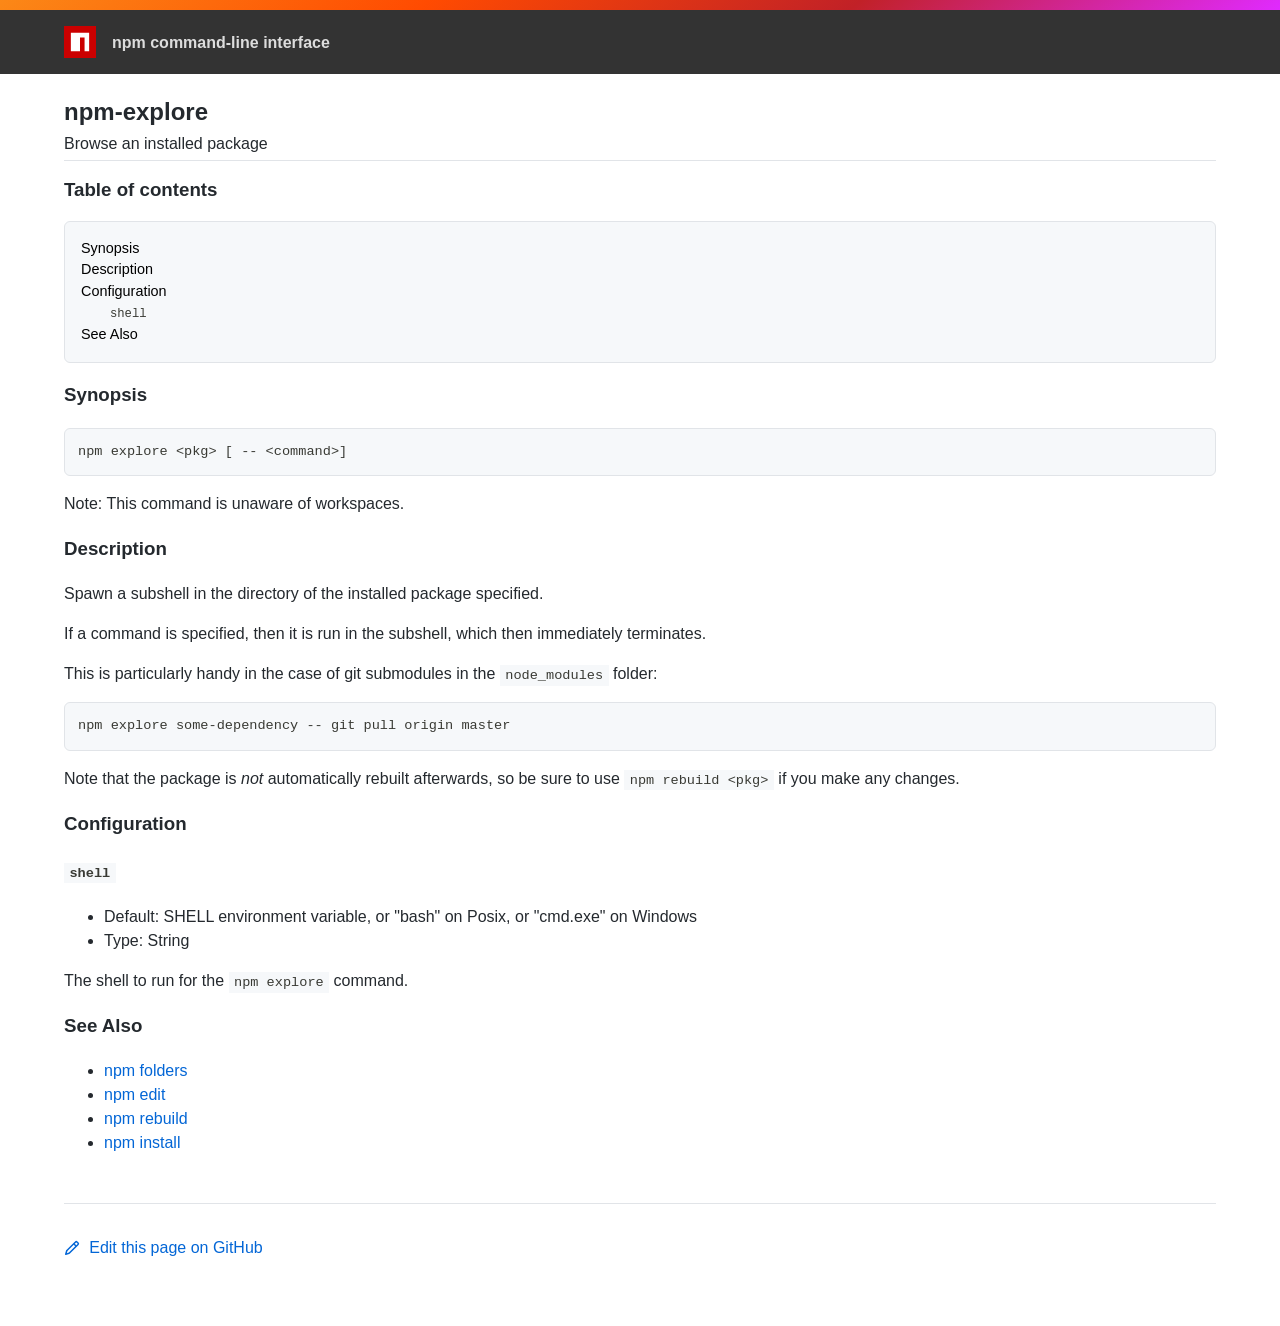
<file: workspace/node-v20.12.2-linux-x64/lib/node_modules/npm/docs/output/commands/npm-explore.html>
<!DOCTYPE html><html><head>
<meta charset="utf-8">
<title>npm-explore</title>
<style>
body {
    background-color: #ffffff;
    color: #24292e;

    margin: 0;

    line-height: 1.5;

    font-family: -apple-system, BlinkMacSystemFont, "Segoe UI", Helvetica, Arial, sans-serif, "Apple Color Emoji", "Segoe UI Emoji";
}
#rainbar {
    height: 10px;
    background-image: linear-gradient(139deg, #fb8817, #ff4b01, #c12127, #e02aff);
}

a {
    text-decoration: none;
    color: #0366d6;
}
a:hover {
    text-decoration: underline;
}

pre {
    margin: 1em 0px;
    padding: 1em;
    border: solid 1px #e1e4e8;
    border-radius: 6px;

    display: block;
    overflow: auto;

    white-space: pre;

    background-color: #f6f8fa;
    color: #393a34;
}
code {
    font-family: SFMono-Regular, Consolas, "Liberation Mono", Menlo, Courier, monospace;
    font-size: 85%;
    padding: 0.2em 0.4em;
    background-color: #f6f8fa;
    color: #393a34;
}
pre > code {
    padding: 0;
    background-color: inherit;
    color: inherit;
}
h1, h2, h3 {
    font-weight: 600;
}

#logobar {
    background-color: #333333;
    margin: 0 auto;
    padding: 1em 4em;
}
#logobar .logo {
    float: left;
}
#logobar .title {
    font-weight: 600;
    color: #dddddd;
    float: left;
    margin: 5px 0 0 1em;
}
#logobar:after {
    content: "";
    display: block;
    clear: both;
}

#content {
    margin: 0 auto;
    padding: 0 4em;
}

#table_of_contents > h2 {
    font-size: 1.17em;
}
#table_of_contents ul:first-child {
    border: solid 1px #e1e4e8;
    border-radius: 6px;
    padding: 1em;
    background-color: #f6f8fa;
    color: #393a34;
}
#table_of_contents ul {
    list-style-type: none;
    padding-left: 1.5em;
}
#table_of_contents li {
    font-size: 0.9em;
}
#table_of_contents li a {
    color: #000000;
}

header.title {
    border-bottom: solid 1px #e1e4e8;
}
header.title > h1 {
    margin-bottom: 0.25em;
}
header.title > .description {
    display: block;
    margin-bottom: 0.5em;
    line-height: 1;
}

footer#edit {
    border-top: solid 1px #e1e4e8;
    margin: 3em 0 4em 0;
    padding-top: 2em;
}
</style>
</head>
<body>
<div id="banner">
<div id="rainbar"></div>
<div id="logobar">
<svg class="logo" role="img" height="32" width="32" viewBox="0 0 700 700">
<polygon fill="#cb0000" points="0,700 700,700 700,0 0,0"></polygon>
<polygon fill="#ffffff" points="150,550 350,550 350,250 450,250 450,550 550,550 550,150 150,150"></polygon>
</svg>
<div class="title">
npm command-line interface
</div>
</div>
</div>

<section id="content">
<header class="title">
<h1 id="npm-explore">npm-explore</h1>
<span class="description">Browse an installed package</span>
</header>

<section id="table_of_contents">
<h2 id="table-of-contents">Table of contents</h2>
<div id="_table_of_contents"><ul><li><a href="#synopsis">Synopsis</a></li><li><a href="#description">Description</a></li><li><a href="#configuration">Configuration</a></li><ul><li><a href="#shell"><code>shell</code></a></li></ul><li><a href="#see-also">See Also</a></li></ul></div>
</section>

<div id="_content"><h3 id="synopsis">Synopsis</h3>
<pre><code class="language-bash">npm explore &lt;pkg&gt; [ -- &lt;command&gt;]
</code></pre>
<p>Note: This command is unaware of workspaces.</p>
<h3 id="description">Description</h3>
<p>Spawn a subshell in the directory of the installed package specified.</p>
<p>If a command is specified, then it is run in the subshell, which then
immediately terminates.</p>
<p>This is particularly handy in the case of git submodules in the
<code>node_modules</code> folder:</p>
<pre><code class="language-bash">npm explore some-dependency -- git pull origin master
</code></pre>
<p>Note that the package is <em>not</em> automatically rebuilt afterwards, so be
sure to use <code>npm rebuild &lt;pkg&gt;</code> if you make any changes.</p>
<h3 id="configuration">Configuration</h3>
<h4 id="shell"><code>shell</code></h4>
<ul>
<li>Default: SHELL environment variable, or "bash" on Posix, or "cmd.exe" on
Windows</li>
<li>Type: String</li>
</ul>
<p>The shell to run for the <code>npm explore</code> command.</p>
<h3 id="see-also">See Also</h3>
<ul>
<li><a href="../configuring-npm/folders.html">npm folders</a></li>
<li><a href="../commands/npm-edit.html">npm edit</a></li>
<li><a href="../commands/npm-rebuild.html">npm rebuild</a></li>
<li><a href="../commands/npm-install.html">npm install</a></li>
</ul></div>

<footer id="edit">
<a href="https://github.com/npm/cli/edit/latest/docs/content/commands/npm-explore.md">
<svg role="img" viewBox="0 0 16 16" width="16" height="16" fill="currentcolor" style="vertical-align: text-bottom; margin-right: 0.3em;">
<path fill-rule="evenodd" d="M11.013 1.427a1.75 1.75 0 012.474 0l1.086 1.086a1.75 1.75 0 010 2.474l-8.61 8.61c-.21.21-.47.364-.756.445l-3.251.93a.75.75 0 01-.927-.928l.929-3.25a1.75 1.75 0 01.445-.758l8.61-8.61zm1.414 1.06a.25.25 0 00-.354 0L10.811 3.75l1.439 1.44 1.263-1.263a.25.25 0 000-.354l-1.086-1.086zM11.189 6.25L9.75 4.81l-6.286 6.287a.25.25 0 00-.064.108l-.558 1.953 1.953-.558a.249.249 0 00.108-.064l6.286-6.286z"></path>
</svg>
Edit this page on GitHub
</a>
</footer>
</section>



</body></html>
</file>
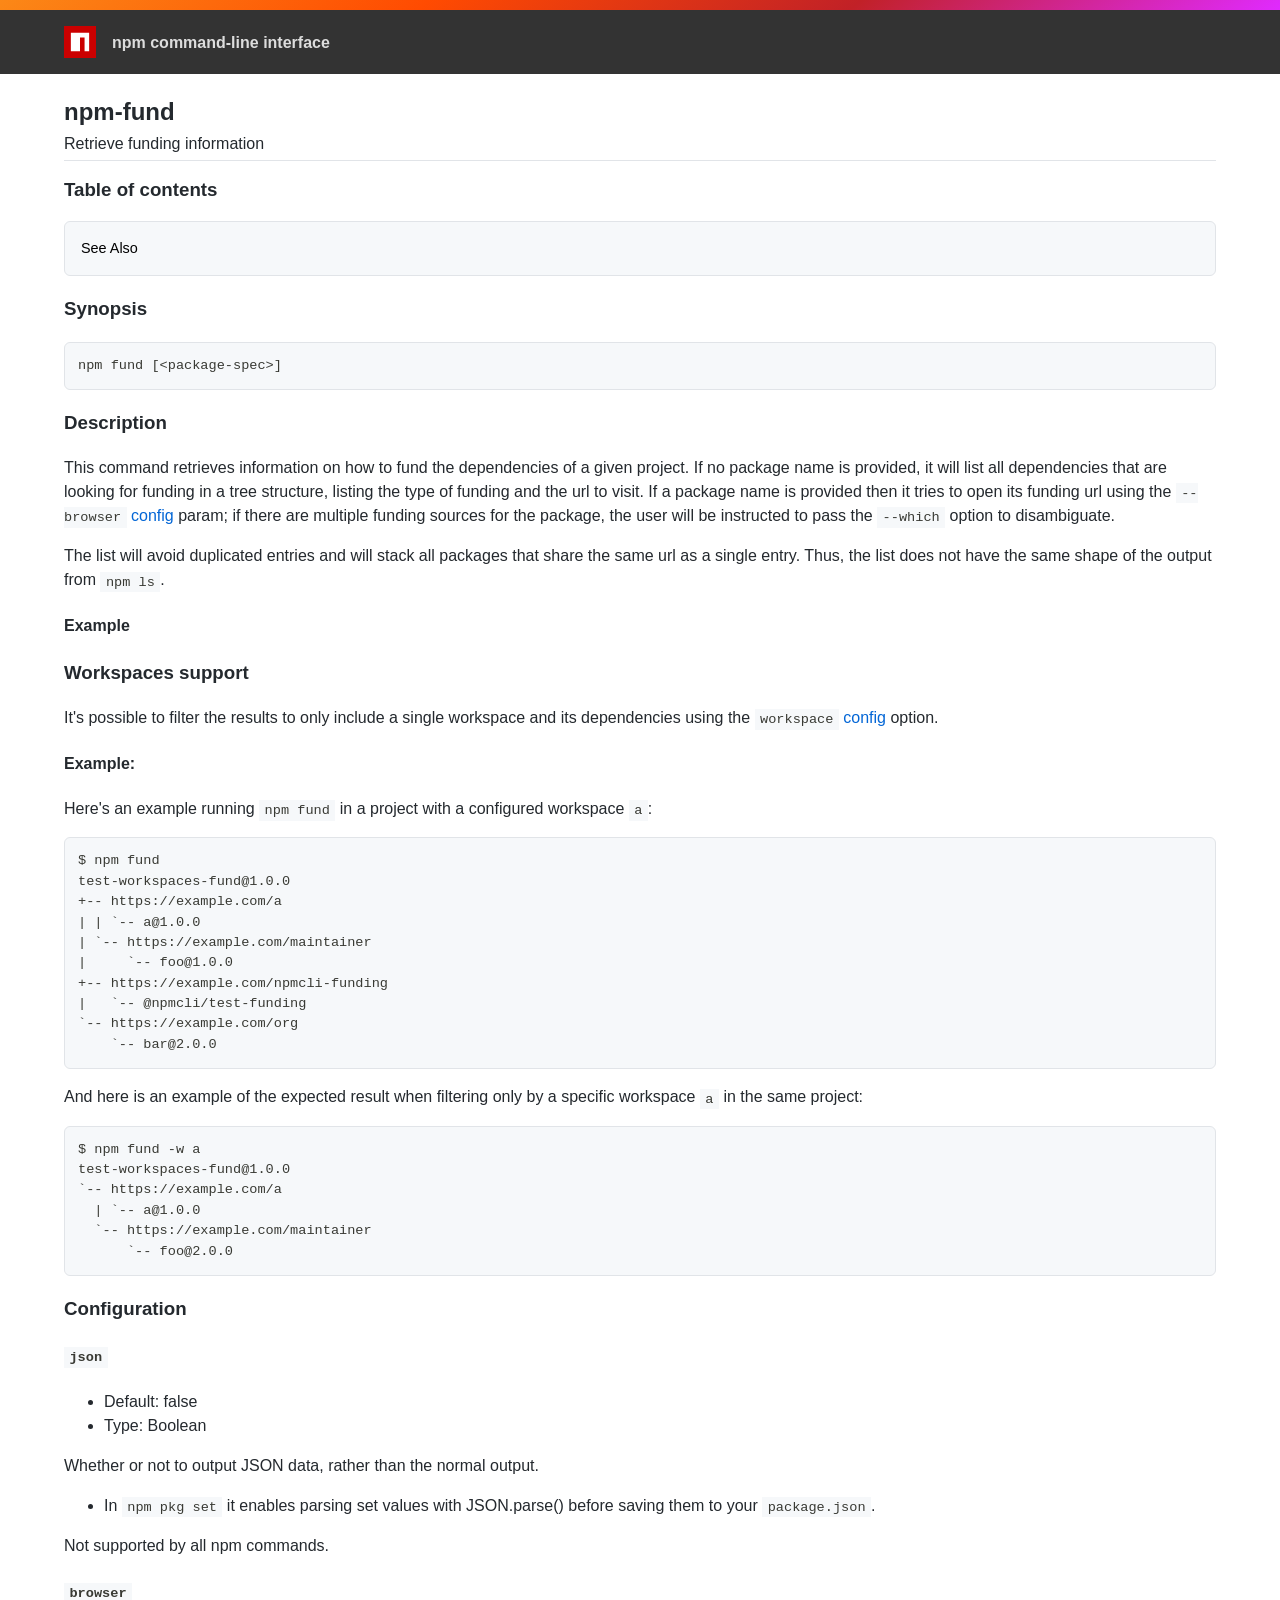
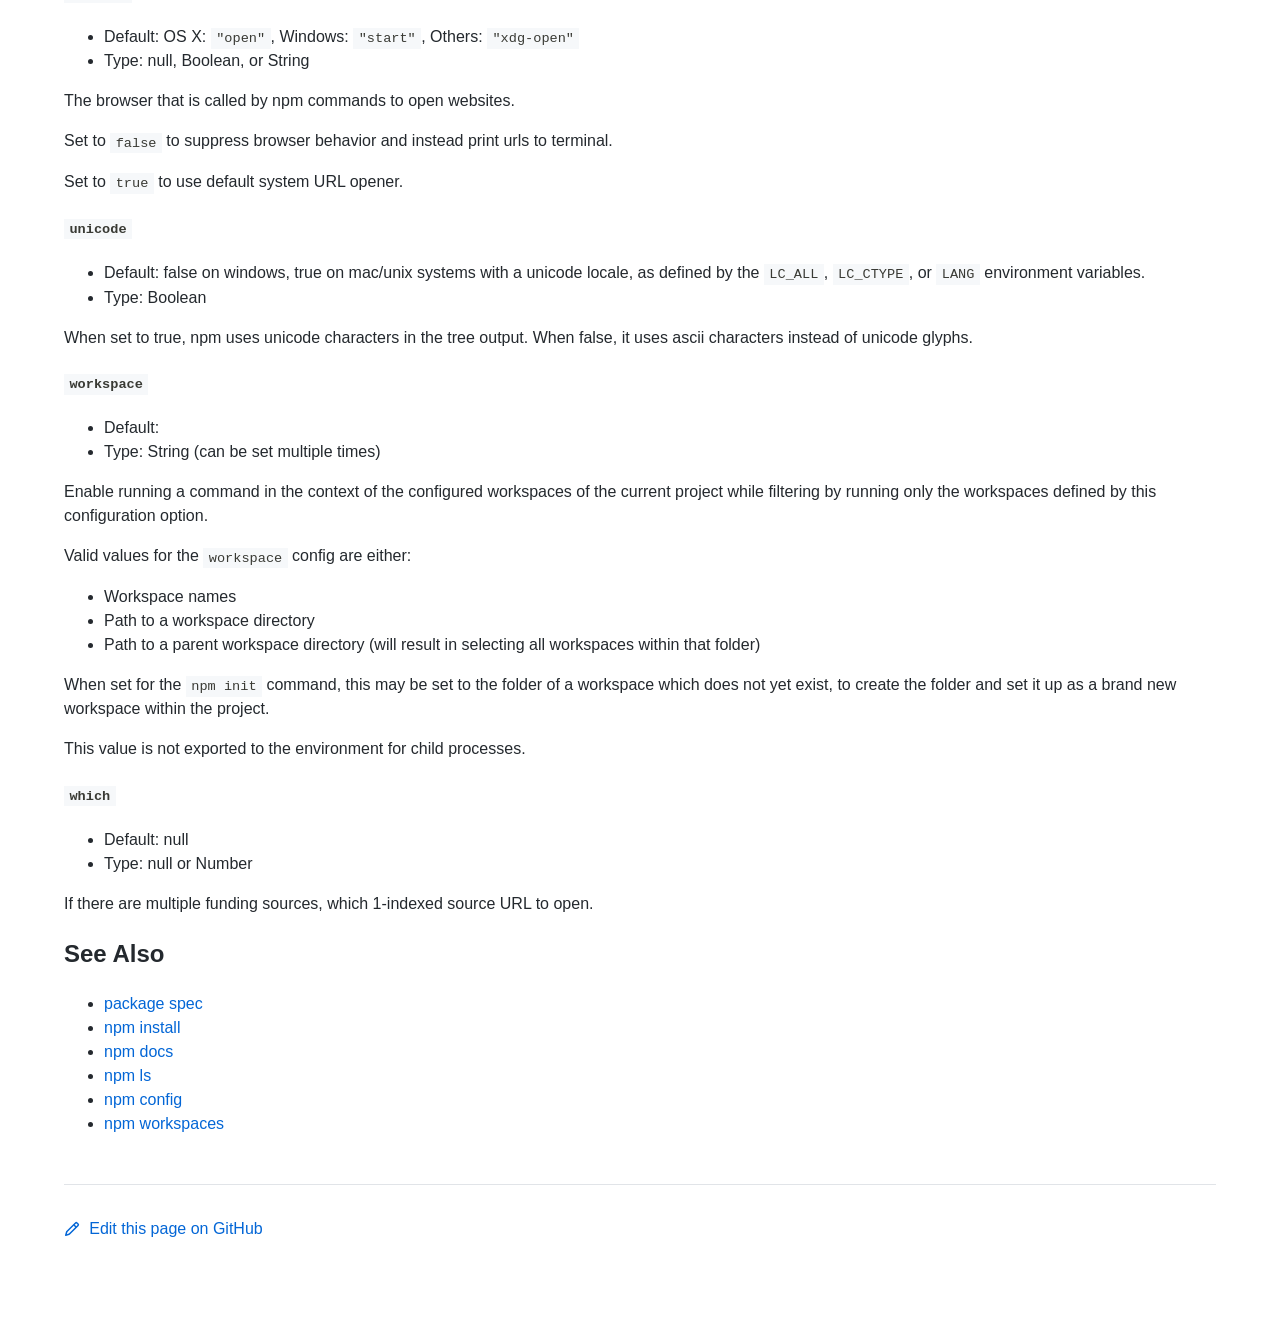
<file: workspace/node-v20.12.2-linux-x64/lib/node_modules/npm/docs/output/commands/npm-fund.html>
<!DOCTYPE html><html><head>
<meta charset="utf-8">
<title>npm-fund</title>
<style>
body {
    background-color: #ffffff;
    color: #24292e;

    margin: 0;

    line-height: 1.5;

    font-family: -apple-system, BlinkMacSystemFont, "Segoe UI", Helvetica, Arial, sans-serif, "Apple Color Emoji", "Segoe UI Emoji";
}
#rainbar {
    height: 10px;
    background-image: linear-gradient(139deg, #fb8817, #ff4b01, #c12127, #e02aff);
}

a {
    text-decoration: none;
    color: #0366d6;
}
a:hover {
    text-decoration: underline;
}

pre {
    margin: 1em 0px;
    padding: 1em;
    border: solid 1px #e1e4e8;
    border-radius: 6px;

    display: block;
    overflow: auto;

    white-space: pre;

    background-color: #f6f8fa;
    color: #393a34;
}
code {
    font-family: SFMono-Regular, Consolas, "Liberation Mono", Menlo, Courier, monospace;
    font-size: 85%;
    padding: 0.2em 0.4em;
    background-color: #f6f8fa;
    color: #393a34;
}
pre > code {
    padding: 0;
    background-color: inherit;
    color: inherit;
}
h1, h2, h3 {
    font-weight: 600;
}

#logobar {
    background-color: #333333;
    margin: 0 auto;
    padding: 1em 4em;
}
#logobar .logo {
    float: left;
}
#logobar .title {
    font-weight: 600;
    color: #dddddd;
    float: left;
    margin: 5px 0 0 1em;
}
#logobar:after {
    content: "";
    display: block;
    clear: both;
}

#content {
    margin: 0 auto;
    padding: 0 4em;
}

#table_of_contents > h2 {
    font-size: 1.17em;
}
#table_of_contents ul:first-child {
    border: solid 1px #e1e4e8;
    border-radius: 6px;
    padding: 1em;
    background-color: #f6f8fa;
    color: #393a34;
}
#table_of_contents ul {
    list-style-type: none;
    padding-left: 1.5em;
}
#table_of_contents li {
    font-size: 0.9em;
}
#table_of_contents li a {
    color: #000000;
}

header.title {
    border-bottom: solid 1px #e1e4e8;
}
header.title > h1 {
    margin-bottom: 0.25em;
}
header.title > .description {
    display: block;
    margin-bottom: 0.5em;
    line-height: 1;
}

footer#edit {
    border-top: solid 1px #e1e4e8;
    margin: 3em 0 4em 0;
    padding-top: 2em;
}
</style>
</head>
<body>
<div id="banner">
<div id="rainbar"></div>
<div id="logobar">
<svg class="logo" role="img" height="32" width="32" viewBox="0 0 700 700">
<polygon fill="#cb0000" points="0,700 700,700 700,0 0,0"></polygon>
<polygon fill="#ffffff" points="150,550 350,550 350,250 450,250 450,550 550,550 550,150 150,150"></polygon>
</svg>
<div class="title">
npm command-line interface
</div>
</div>
</div>

<section id="content">
<header class="title">
<h1 id="npm-fund">npm-fund</h1>
<span class="description">Retrieve funding information</span>
</header>

<section id="table_of_contents">
<h2 id="table-of-contents">Table of contents</h2>
<div id="_table_of_contents"><ul><li><a href="#see-also">See Also</a></li></ul></div>
</section>

<div id="_content"><h3 id="synopsis">Synopsis</h3>
<pre><code class="language-bash">npm fund [&lt;package-spec&gt;]
</code></pre>
<h3 id="description">Description</h3>
<p>This command retrieves information on how to fund the dependencies of a
given project. If no package name is provided, it will list all
dependencies that are looking for funding in a tree structure, listing
the type of funding and the url to visit. If a package name is provided
then it tries to open its funding url using the
<a href="../using-npm/config#browser.html"><code>--browser</code> config</a> param; if there are multiple
funding sources for the package, the user will be instructed to pass the
<code>--which</code> option to disambiguate.</p>
<p>The list will avoid duplicated entries and will stack all packages that
share the same url as a single entry. Thus, the list does not have the
same shape of the output from <code>npm ls</code>.</p>
<h4 id="example">Example</h4>
<h3 id="workspaces-support">Workspaces support</h3>
<p>It's possible to filter the results to only include a single workspace
and its dependencies using the
<a href="../using-npm/config#workspace.html"><code>workspace</code> config</a> option.</p>
<h4 id="example2">Example:</h4>
<p>Here's an example running <code>npm fund</code> in a project with a configured
workspace <code>a</code>:</p>
<pre><code class="language-bash">$ npm fund
test-workspaces-fund@1.0.0
+-- https://example.com/a
| | `-- a@1.0.0
| `-- https://example.com/maintainer
|     `-- foo@1.0.0
+-- https://example.com/npmcli-funding
|   `-- @npmcli/test-funding
`-- https://example.com/org
    `-- bar@2.0.0
</code></pre>
<p>And here is an example of the expected result when filtering only by a
specific workspace <code>a</code> in the same project:</p>
<pre><code class="language-bash">$ npm fund -w a
test-workspaces-fund@1.0.0
`-- https://example.com/a
  | `-- a@1.0.0
  `-- https://example.com/maintainer
      `-- foo@2.0.0
</code></pre>
<h3 id="configuration">Configuration</h3>
<h4 id="json"><code>json</code></h4>
<ul>
<li>Default: false</li>
<li>Type: Boolean</li>
</ul>
<p>Whether or not to output JSON data, rather than the normal output.</p>
<ul>
<li>In <code>npm pkg set</code> it enables parsing set values with JSON.parse() before
saving them to your <code>package.json</code>.</li>
</ul>
<p>Not supported by all npm commands.</p>
<h4 id="browser"><code>browser</code></h4>
<ul>
<li>Default: OS X: <code>"open"</code>, Windows: <code>"start"</code>, Others: <code>"xdg-open"</code></li>
<li>Type: null, Boolean, or String</li>
</ul>
<p>The browser that is called by npm commands to open websites.</p>
<p>Set to <code>false</code> to suppress browser behavior and instead print urls to
terminal.</p>
<p>Set to <code>true</code> to use default system URL opener.</p>
<h4 id="unicode"><code>unicode</code></h4>
<ul>
<li>Default: false on windows, true on mac/unix systems with a unicode locale,
as defined by the <code>LC_ALL</code>, <code>LC_CTYPE</code>, or <code>LANG</code> environment variables.</li>
<li>Type: Boolean</li>
</ul>
<p>When set to true, npm uses unicode characters in the tree output. When
false, it uses ascii characters instead of unicode glyphs.</p>
<h4 id="workspace"><code>workspace</code></h4>
<ul>
<li>Default:</li>
<li>Type: String (can be set multiple times)</li>
</ul>
<p>Enable running a command in the context of the configured workspaces of the
current project while filtering by running only the workspaces defined by
this configuration option.</p>
<p>Valid values for the <code>workspace</code> config are either:</p>
<ul>
<li>Workspace names</li>
<li>Path to a workspace directory</li>
<li>Path to a parent workspace directory (will result in selecting all
workspaces within that folder)</li>
</ul>
<p>When set for the <code>npm init</code> command, this may be set to the folder of a
workspace which does not yet exist, to create the folder and set it up as a
brand new workspace within the project.</p>
<p>This value is not exported to the environment for child processes.</p>
<h4 id="which"><code>which</code></h4>
<ul>
<li>Default: null</li>
<li>Type: null or Number</li>
</ul>
<p>If there are multiple funding sources, which 1-indexed source URL to open.</p>
<h2 id="see-also">See Also</h2>
<ul>
<li><a href="../using-npm/package-spec.html">package spec</a></li>
<li><a href="../commands/npm-install.html">npm install</a></li>
<li><a href="../commands/npm-docs.html">npm docs</a></li>
<li><a href="../commands/npm-ls.html">npm ls</a></li>
<li><a href="../commands/npm-config.html">npm config</a></li>
<li><a href="../using-npm/workspaces.html">npm workspaces</a></li>
</ul></div>

<footer id="edit">
<a href="https://github.com/npm/cli/edit/latest/docs/content/commands/npm-fund.md">
<svg role="img" viewBox="0 0 16 16" width="16" height="16" fill="currentcolor" style="vertical-align: text-bottom; margin-right: 0.3em;">
<path fill-rule="evenodd" d="M11.013 1.427a1.75 1.75 0 012.474 0l1.086 1.086a1.75 1.75 0 010 2.474l-8.61 8.61c-.21.21-.47.364-.756.445l-3.251.93a.75.75 0 01-.927-.928l.929-3.25a1.75 1.75 0 01.445-.758l8.61-8.61zm1.414 1.06a.25.25 0 00-.354 0L10.811 3.75l1.439 1.44 1.263-1.263a.25.25 0 000-.354l-1.086-1.086zM11.189 6.25L9.75 4.81l-6.286 6.287a.25.25 0 00-.064.108l-.558 1.953 1.953-.558a.249.249 0 00.108-.064l6.286-6.286z"></path>
</svg>
Edit this page on GitHub
</a>
</footer>
</section>



</body></html>
</file>
